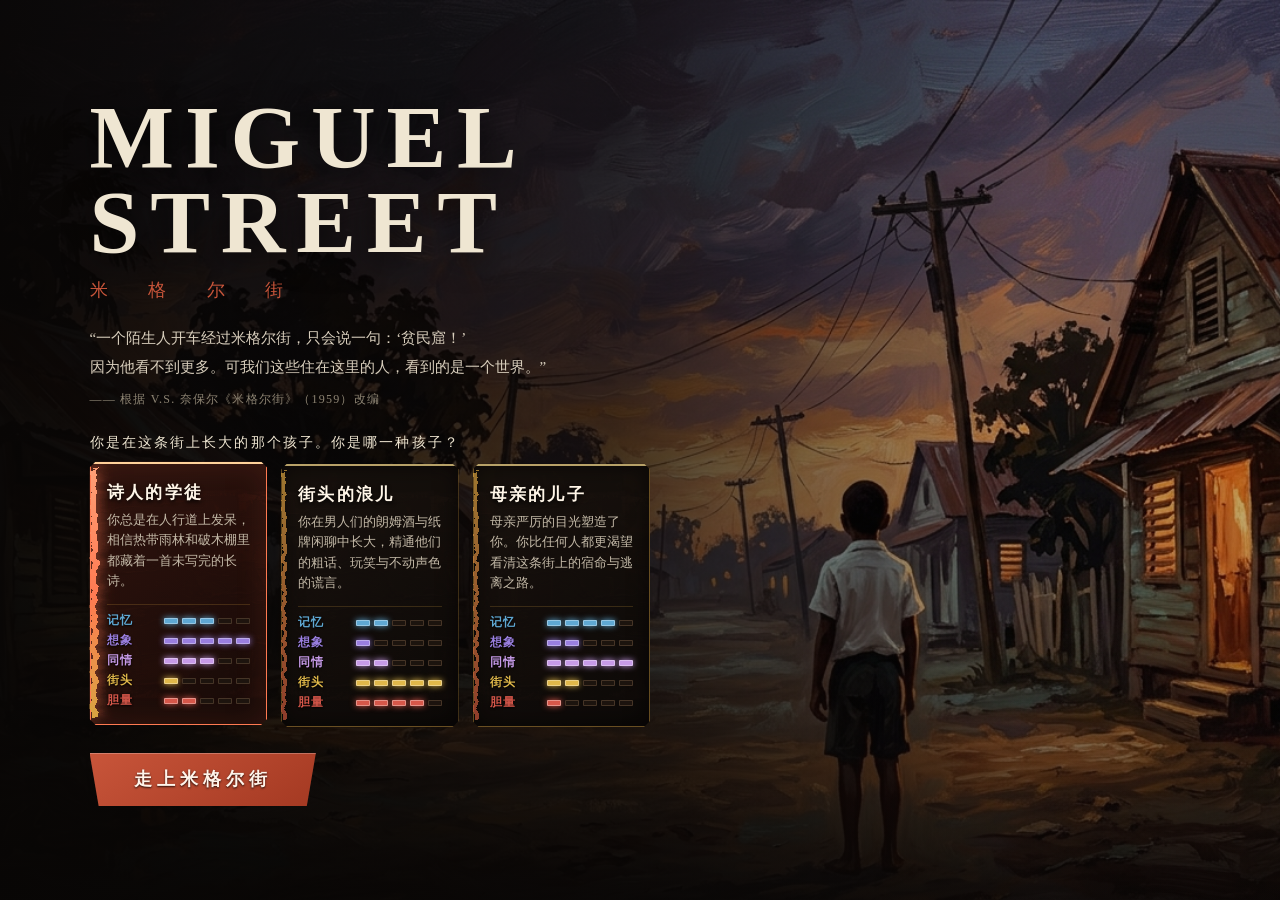
<file: index.html>
<!doctype html>
<html lang="zh-CN">
<head>
  <meta charset="utf-8" />
  <meta name="viewport" content="width=device-width, initial-scale=1.0, maximum-scale=1.0, user-scalable=no, viewport-fit=cover" />
  <meta name="apple-mobile-web-app-capable" content="yes" />
  <meta name="apple-mobile-web-app-status-bar-style" content="black-translucent" />
  <meta name="theme-color" content="#0b0908" />
  <title>米格尔街 · MIGUEL STREET</title>
  <meta name="description" content="基于 V.S. 奈保尔《米格尔街》的油画风互动叙事原型。" />
  <link rel="stylesheet" href="css/style.css" />
</head>
<body>
  <!-- ================= 世界层：街道全景 / 章节场景 ================= -->
  <main id="world">
    <div id="street">
      <div id="street-inner">
        <img id="street-img" src="assets/street.jpg" alt="米格尔街全景" draggable="false" />
        <div id="hotspots"></div>
        <div id="avatar" class="boy-avatar">
          <div class="avatar-shadow"></div>
          <div class="avatar-sprite"></div>
          <div id="thought-orb" class="hidden">
            <span class="orb-icon">✦</span>
            <span class="orb-text"></span>
          </div>
        </div>
      </div>
    </div>
    <div id="scene" class="hidden">
      <div id="scene-bg"></div>
      <div id="scene-bg-next"></div>
      <canvas id="fx"></canvas>
    </div>
    <div id="grade"></div>
    <div id="vignette"></div>
    <div id="grain"></div>
  </main>

  <!-- ================= 街道 HUD ================= -->
  <div id="hud">
    <div class="brand"><b>MIGUEL STREET</b><span>米格尔街 · 西班牙港 · 1940年代</span></div>
    <div class="hud-center">
      <div id="hud-vitals">
        <div id="hud-morale" class="hud-vital" title="心力/士气：当你承受成人世界的残酷、羞辱或重大失败时会受损">
          <span class="vital-label">士气</span>
          <div id="morale-pips" class="vital-pips">
            <span class="pip on"></span><span class="pip on"></span><span class="pip on"></span>
          </div>
        </div>
        <div id="hud-insight" class="hud-vital" title="顿悟点数：通过探索、解决事件、通过检定获得，用于提升内心声音等级与开启思维槽">
          <span class="vital-label">顿悟</span>
          <b id="insight-count">1</b>
        </div>
      </div>
    </div>
    <div class="hud-right">
      <a href="streetview.html" id="btn-mode-switch" class="de-btn" style="text-decoration:none; display:inline-flex; align-items:center; gap:6px; border-color:rgba(255,220,130,0.85); color:var(--ochre);" title="切换至 360° 第一人称街景沉浸独立副本"><b>360°街景独立版</b> 🧭</a>
      <button id="btn-lang" class="de-btn">Language: <b id="lang-val">EN</b></button><button id="btn-sound" class="de-btn">声音 · 关</button><button id="btn-gramophone" class="de-btn" title="卡里普索留声机 / Calypso Gramophone">📻 <span id="gramophone-track">卡里普索</span></button>
      <button id="btn-cabinet" class="de-btn" title="思维内阁 / Thought Cabinet (T)">🧠 思维阁 <b id="cabinet-badge">0/3</b> <kbd>T</kbd></button>
      <button id="btn-sheet" class="de-btn">内心 <kbd>C</kbd></button>
      <button id="btn-book" class="de-btn">速写簿 <b id="book-count">0/16</b> <kbd>B</kbd></button>
    </div>
  </div>
  <div id="tooltip" class="hidden"></div>
  <div id="pan-hint">← 点击路面漫步 / A-D键行走 / 滚轮探索米格尔街 →</div>

  <!-- ================= 对话栏（极乐迪斯科式右侧日志） ================= -->
  <aside id="panel" class="hidden">
    <div id="portrait-wrap">
      <div id="portrait"></div>
      <div id="portrait-name"></div>
    </div>
    <div id="log"></div>
    <div id="options"></div>
    <div id="panel-foot">
      <button id="btn-leave" class="de-link">离开 <kbd>Esc</kbd></button>
      <button id="btn-continue" class="de-continue hidden">继续 <kbd>空格</kbd></button>
    </div>
  </aside>
  <div id="fx-tip" class="hidden"></div>
  <button id="fx-done" class="de-continue floating hidden">继续</button>

  <!-- ================= 掷骰 ================= -->
  <div id="dice" class="hidden">
    <div class="dice-skill" id="dice-skill"></div>
    <div id="dice-ledger"></div>
    <div class="dice-row"><span class="die" id="die1">?</span><span class="die" id="die2">?</span></div>
    <div class="dice-sum" id="dice-sum"></div>
    <div class="dice-result" id="dice-result"></div>
  </div>

  <!-- ================= 开场 / 人物创建 ================= -->
  <section id="intro" class="overlay">
    <div id="intro-bg"></div>
    <div class="intro-inner">
      <h1>MIGUEL<br />STREET</h1>
      <div class="sub">米 格 尔 街</div>
      <p class="epigraph">“一个陌生人开车经过米格尔街，只会说一句：‘贫民窟！’<br />因为他看不到更多。可我们这些住在这里的人，看到的是一个世界。”</p>
      <p class="credit">—— 根据 V.S. 奈保尔《米格尔街》（1959）改编</p>
      <div class="arche-title">你是在这条街上长大的那个孩子。你是哪一种孩子？</div>
      <div id="archetypes"></div>
      <button id="btn-start" class="de-continue big" disabled>走上米格尔街</button>
    </div>
  </section>

  <!-- ================= 内心（技能）面板 ================= -->
  <section id="sheet" class="overlay hidden">
    <div class="de-sheet">
      <h2>内心的声音 <small>INNER VOICES</small></h2>
      <div id="sheet-list"></div>
      <p class="sheet-foot">这些声音会在你观察、倾听和选择时插话。等级越高，它们说得越多，你也越容易通过检定（2d6 + 等级 ≥ 难度）。</p>
      <button class="de-link sheet-close">合上 <kbd>Esc</kbd></button>
    </div>
  </section>

  <!-- ================= 速写簿 ================= -->
  <section id="book" class="overlay hidden">
    <div class="de-sheet wide">
      <h2>速写簿 <small>THE SKETCHBOOK</small></h2>
      <div id="book-grid"></div>
      <div class="book-foot"><span id="book-progress"></span><button id="book-reset" class="de-link">清空记忆，重新开始</button></div>
      <button class="de-link sheet-close">合上 <kbd>Esc</kbd></button>
    </div>
  </section>

  <!-- ================= 思维内阁 (The Thought Cabinet) ================= -->
  <section id="cabinet" class="overlay hidden">
    <div class="de-sheet wide cabinet-sheet">
      <div class="cabinet-head">
        <h2>思维内阁 <small>THE THOUGHT CABINET</small></h2>
        <div class="cabinet-status">
          <span>内在化槽位: <b id="cab-slot-count">0/3</b></span>
          <button id="btn-unlock-slot" class="de-link" style="color:var(--ochre);">+ 消耗 2 点顿悟扩充槽位</button>
        </div>
      </div>
      <div class="cabinet-main">
        <div class="cabinet-slots" id="cabinet-slots"></div>
      </div>
      <div class="cabinet-library">
        <h3>已萌发的街头思潮 <small>DISCOVERED THOUGHTS</small></h3>
        <div class="thought-grid" id="thought-grid"></div>
      </div>
      <button class="de-link sheet-close" id="cabinet-close">合上 <kbd>Esc</kbd></button>
    </div>
  </section>

  <!-- ================= 绝望与心理崩溃危机倒计时 ================= -->
  <div id="morale-crisis" class="hidden">
    <div class="crisis-card">
      <div class="crisis-pulse">💔</div>
      <h3>心理崩溃危机 · CRITICAL BREAKDOWN</h3>
      <p>你的心力与尊严被彻底击垮了。成人世界的冷酷嘲笑让你窒息，你只想尖叫着跳上运糖船永远逃离特立尼达……</p>
      <div class="crisis-countdown"><b id="crisis-timer">15s</b></div>
      <p class="crisis-tip">快开启留声机听一段卡里普索旋律，或在脑海中找回尊严！</p>
    </div>
  </div>

  <div id="toast" class="hidden"></div>
  <div id="curtain" class="hidden"></div>

  <script src="js/data.js"></script>
  <script src="js/audio.js"></script>
  <script src="js/rpg.js"></script>
  <script src="js/fx.js"></script>
  <script src="js/main.js"></script>
  <!-- ================= 极乐迪斯科 原画油彩笔触滤镜定义 (SVG Paint Displacement Filters) ================= -->
  <svg style="position:absolute; width:0; height:0; pointer-events:none;" aria-hidden="true">
    <defs>
      <filter id="brush-edge-rough" x="-10%" y="-10%" width="120%" height="120%">
        <feTurbulence type="fractalNoise" baseFrequency="0.04 0.3" numOctaves="3" result="noise" />
        <feDisplacementMap in="SourceGraphic" in2="noise" scale="6" xChannelSelector="R" yChannelSelector="G" />
      </filter>
      <filter id="knife-scrape" x="-15%" y="-15%" width="130%" height="130%">
        <feTurbulence type="fractalNoise" baseFrequency="0.03 0.12" numOctaves="3" result="knife" />
        <feDisplacementMap in="SourceGraphic" in2="knife" scale="9" xChannelSelector="R" yChannelSelector="B" />
      </filter>
    </defs>
  </svg>
</body>
</html>
</file>
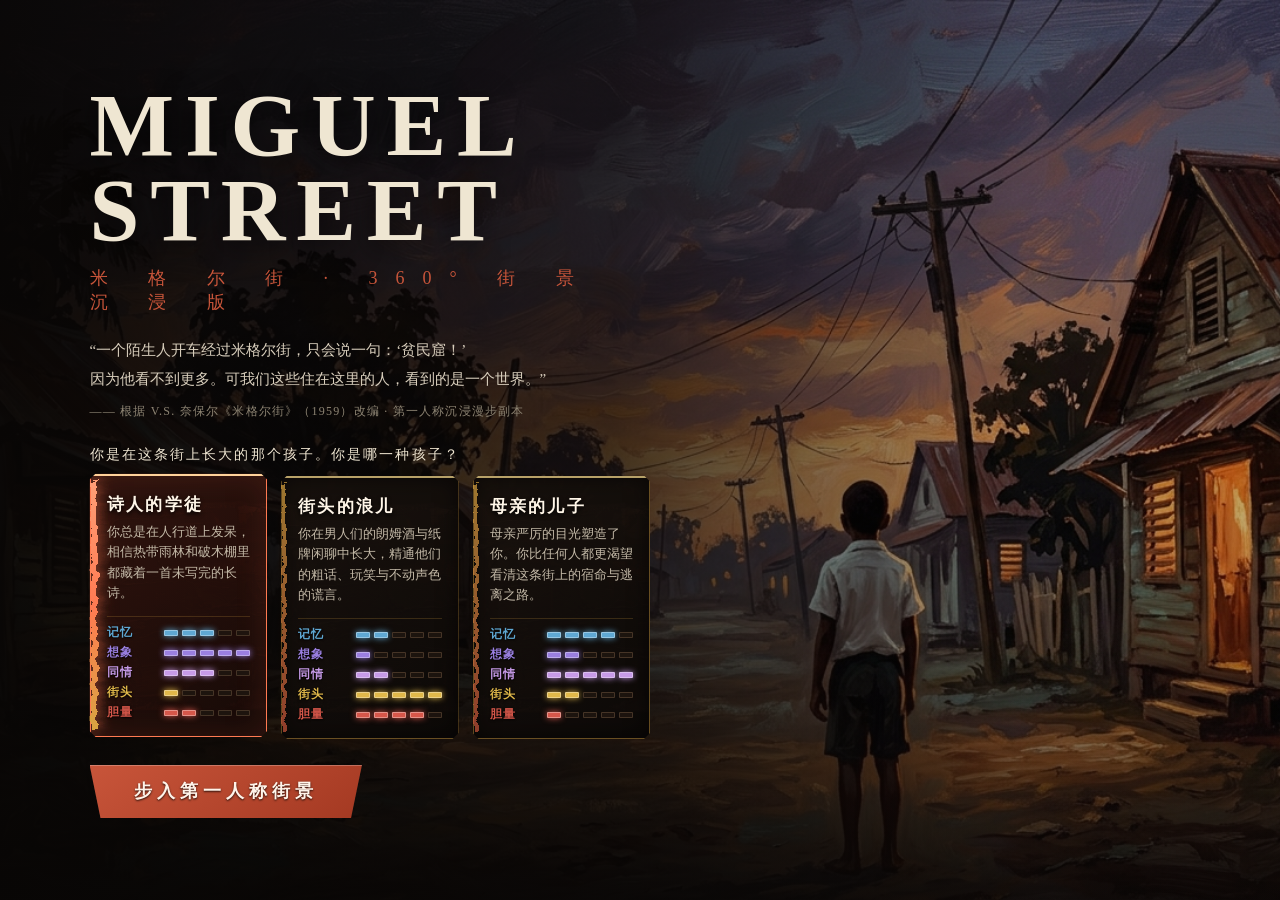
<file: streetview.html>
<!doctype html>
<html lang="zh-CN">
<head>
  <meta charset="utf-8" />
  <meta name="viewport" content="width=device-width, initial-scale=1.0, maximum-scale=1.0, user-scalable=no, viewport-fit=cover" />
  <meta name="apple-mobile-web-app-capable" content="yes" />
  <meta name="apple-mobile-web-app-status-bar-style" content="black-translucent" />
  <meta name="theme-color" content="#0b0908" />
  <title>米格尔街 · 沉浸式街景视角 · MIGUEL STREET</title>
  <meta name="description" content="基于 V.S. 奈保尔《米格尔街》的油画风第一人称街景沉浸互动副本。" />
  <link rel="stylesheet" href="css/style.css" />
  <link rel="stylesheet" href="css/streetview.css" />
</head>
<body class="g-dusk">
  <!-- ================= 沉浸式第一人称全景视口 ================= -->
  <main id="sv-viewport">
    <div id="sv-panorama-wrap">
      <div id="sv-layer-back" class="sv-layer"></div>
      <div id="sv-layer-front" class="sv-layer"></div>
      <div id="sv-hotspots"></div>
    </div>
    <div id="sv-shimmer"></div>

    <!-- 路面透视推进箭头 -->
    <div id="sv-nav-arrows">
      <div id="arrow-fwd" class="sv-arrow">
        <span class="sv-arrow-icon">▲</span>
        <span class="sv-arrow-text">向前推进<kbd>W</kbd></span>
      </div>
      <div id="arrow-bwd" class="sv-arrow">
        <span class="sv-arrow-icon">▼</span>
        <span class="sv-arrow-text">向后退回<kbd>S</kbd></span>
      </div>
    </div>
  </main>

  <!-- 剧情内景画面（全屏油画场景与粒子微交互） -->
  <div id="scene" class="hidden">
    <div id="scene-bg"></div>
    <div id="scene-bg-next"></div>
    <canvas id="fx"></canvas>
  </div>

  <!-- ================= 街景提示条 ================= -->
  <div id="sv-hint-bar">← 按住鼠标拖拽环顾街景 · 点击路面 / W/S 键沿街纵深步进 · A/D 键全景转动 →</div>

  <!-- ================= 街道 HUD ================= -->
  <div id="hud">
    <div class="brand">
      <b>MIGUEL STREET <span style="font-size:12px; color:var(--ochre); font-weight:600; letter-spacing:.15em;">[STREET VIEW · 街景视角]</span></b>
      <span id="sv-cur-loc">米格尔街 · 南入口 · 01/04</span>
    </div>
    <div class="hud-center">
      <div id="hud-vitals">
        <div id="hud-morale" class="hud-vital" title="心力/士气：当你承受成人世界的残酷、羞辱或重大失败时会受损">
          <span class="vital-label">士气</span>
          <div id="morale-pips" class="vital-pips">
            <span class="pip on"></span><span class="pip on"></span><span class="pip on"></span>
          </div>
        </div>
        <div id="hud-insight" class="hud-vital" title="顿悟点数：通过探索、解决事件、通过检定获得，用于提升内心声音等级与开启思维槽">
          <span class="vital-label">顿悟</span>
          <b id="insight-count">1</b>
        </div>
      </div>
    </div>
    <div class="hud-right">
      <a href="index.html" id="btn-mode-switch" class="de-btn" style="text-decoration:none; display:inline-flex; align-items:center; gap:5px; border-color:rgba(217,164,65,0.6); color:var(--ochre);" title="返回 2.5D 原画漫步视角"><b>2.5D原画漫步</b> 🚶</a>
      <button id="btn-lang" class="de-btn">Language: <b id="lang-val">EN</b></button><button id="btn-sound" class="de-btn">声音 · 关</button><button id="btn-gramophone" class="de-btn" title="卡里普索留声机 / Calypso Gramophone">📻 <span id="gramophone-track">卡里普索</span></button>
      <button id="btn-cabinet" class="de-btn" title="思维内阁 / Thought Cabinet (T)">🧠 思维阁 <b id="cabinet-badge">0/3</b> <kbd>T</kbd></button>
      <button id="btn-sheet" class="de-btn">内心 <kbd>C</kbd></button>
      <button id="btn-book" class="de-btn">速写簿 <b id="book-count">0/16</b> <kbd>B</kbd></button>
    </div>
  </div>
  <div id="tooltip" class="hidden"></div>

  <!-- ================= 剧情对话面板（极乐迪斯科式右侧日志） ================= -->
  <aside id="panel" class="hidden">
    <div id="portrait-wrap">
      <div id="portrait"></div>
      <div id="portrait-name"></div>
    </div>
    <div id="log"></div>
    <div id="options"></div>
    <div id="panel-foot">
      <button id="btn-leave" class="de-link">返回街道 <kbd>Esc</kbd></button>
      <button id="btn-continue" class="de-continue hidden">继续 <kbd>空格</kbd></button>
    </div>
  </aside>
  <div id="fx-tip" class="hidden"></div>
  <button id="fx-done" class="de-continue floating hidden">继续</button>

  <!-- ================= 掷骰检定 ================= -->
  <div id="dice" class="hidden">
    <div class="dice-skill" id="dice-skill"></div>
    <div id="dice-ledger"></div>
    <div class="dice-row"><span class="die" id="die1">?</span><span class="die" id="die2">?</span></div>
    <div class="dice-sum" id="dice-sum"></div>
    <div class="dice-result" id="dice-result"></div>
  </div>

  <!-- ================= 内心技能面板 ================= -->
  <section id="sheet" class="overlay hidden">
    <div class="de-sheet">
      <h2>内心的声音 <small>INNER VOICES</small></h2>
      <div id="sheet-list"></div>
      <p class="sheet-foot">这些声音会在你观察街景、倾听和抉择时插话。等级越高，它们说得越多，你也越容易通过检定（2d6 + 等级 ≥ 难度）。</p>
      <button class="de-link sheet-close">合上 <kbd>Esc</kbd></button>
    </div>
  </section>

  <!-- ================= 速写簿 ================= -->
  <section id="book" class="overlay hidden">
    <div class="de-sheet wide">
      <h2>速写簿 <small>THE SKETCHBOOK</small></h2>
      <div id="book-grid"></div>
      <button class="de-link sheet-close">合上 <kbd>Esc</kbd></button>
    </div>
  </section>

  <!-- ================= 结局遮罩 ================= -->
  <div id="curtain" class="hidden">
    <h2>HOW I LEFT MIGUEL STREET</h2>
    <p id="curtain-text">“我上了飞机，坐下。引擎轰鸣起来，机身颤动。我看着米格尔街在机翼下变小，变成了绿色岛屿上一条微不足道的灰线。”</p>
    <div class="row">
      <button id="curtain-restart" class="de-continue">重新漫步米格尔街</button>
      <a href="index.html" class="de-link">切换至 2.5D 漫步模式</a>
    </div>
  </div>

  <!-- ================= 独立开场 / 人物属性创建（支持完全独立运行） ================= -->
  <section id="intro" class="overlay hidden">
    <div id="intro-bg"></div>
    <div class="intro-inner">
      <h1>MIGUEL<br />STREET</h1>
      <div class="sub">米 格 尔 街 · 360° 街 景 沉 浸 版</div>
      <p class="epigraph">“一个陌生人开车经过米格尔街，只会说一句：‘贫民窟！’<br />因为他看不到更多。可我们这些住在这里的人，看到的是一个世界。”</p>
      <p class="credit">—— 根据 V.S. 奈保尔《米格尔街》（1959）改编 · 第一人称沉浸漫步副本</p>
      <div class="arche-title">你是在这条街上长大的那个孩子。你是哪一种孩子？</div>
      <div id="archetypes"></div>
      <button id="btn-start" class="de-continue big">步入第一人称街景</button>
    </div>
  </section>

  <!-- ================= 思维内阁 (The Thought Cabinet) ================= -->
  <section id="cabinet" class="overlay hidden">
    <div class="de-sheet wide cabinet-sheet">
      <div class="cabinet-head">
        <h2>思维内阁 <small>THE THOUGHT CABINET</small></h2>
        <div class="cabinet-status">
          <span>内在化槽位: <b id="cab-slot-count">0/3</b></span>
          <button id="btn-unlock-slot" class="de-link" style="color:var(--ochre);">+ 消耗 2 点顿悟扩充槽位</button>
        </div>
      </div>
      <div class="cabinet-main">
        <div class="cabinet-slots" id="cabinet-slots"></div>
      </div>
      <div class="cabinet-library">
        <h3>已萌发的街头思潮 <small>DISCOVERED THOUGHTS</small></h3>
        <div class="thought-grid" id="thought-grid"></div>
      </div>
      <button class="de-link sheet-close" id="cabinet-close">合上 <kbd>Esc</kbd></button>
    </div>
  </section>

  <!-- ================= 绝望与心理崩溃危机倒计时 ================= -->
  <div id="morale-crisis" class="hidden">
    <div class="crisis-card">
      <div class="crisis-pulse">💔</div>
      <h3>心理崩溃危机 · CRITICAL BREAKDOWN</h3>
      <p>你的心力与尊严被彻底击垮了。成人世界的冷酷嘲笑让你窒息，你只想尖叫着跳上运糖船永远逃离特立尼达……</p>
      <div class="crisis-countdown"><b id="crisis-timer">15s</b></div>
      <p class="crisis-tip">快开启留声机听一段卡里普索旋律，或在脑海中找回尊严！</p>
    </div>
  </div>

  <div id="toast" class="hidden"></div>

  <!-- 逻辑脚本 -->
  <script src="js/data.js"></script>
  <script src="js/audio.js"></script>
  <script src="js/rpg.js"></script>
  <script src="js/fx.js"></script>
  <script src="js/minigames.js"></script>
  <script src="js/streetview.js"></script>
  <!-- ================= 极乐迪斯科 原画油彩笔触滤镜定义 (SVG Paint Displacement Filters) ================= -->
  <svg style="position:absolute; width:0; height:0; pointer-events:none;" aria-hidden="true">
    <defs>
      <filter id="brush-edge-rough" x="-10%" y="-10%" width="120%" height="120%">
        <feTurbulence type="fractalNoise" baseFrequency="0.04 0.3" numOctaves="3" result="noise" />
        <feDisplacementMap in="SourceGraphic" in2="noise" scale="6" xChannelSelector="R" yChannelSelector="G" />
      </filter>
      <filter id="knife-scrape" x="-15%" y="-15%" width="130%" height="130%">
        <feTurbulence type="fractalNoise" baseFrequency="0.03 0.12" numOctaves="3" result="knife" />
        <feDisplacementMap in="SourceGraphic" in2="knife" scale="9" xChannelSelector="R" yChannelSelector="B" />
      </filter>
    </defs>
  </svg>
</body>
</html>
</file>
<file: css/style.css>
/* ==========================================================
   米格尔街 · 油画质感 / 极乐迪斯科式叙事界面 (style.css)
   ========================================================== */
:root {
  --text: #d9cfbd;
  --dim: #8d8473;
  --bone: #efe6d2;
  --rust: #c8553a;
  --rust-hi: #ff7a52;
  --ochre: #d9a441;
  --ochre-glow: rgba(217, 164, 65, 0.35);
  --panel: rgba(12, 10, 9, .96);
  --serif: "Noto Serif SC", "Source Han Serif SC", "Songti SC", "STSong", "SimSun", Georgia, serif;
  --latin: "Libre Baskerville", "Baskerville", "Palatino Linotype", Georgia, serif;
  --cond: "Bahnschrift", "Arial Narrow", "DIN Condensed", "Microsoft YaHei", sans-serif;
  /* 内心声音配色（极乐迪斯科四大特质致敬色调） */
  --v-memory: #5fa8d3;
  --v-imagine: #9a7fe0;
  --v-empathy: #c79be8;
  --v-street: #e0b84a;
  --v-nerve: #d6574a;

  /* 扎乌姆/极乐迪斯科 质感噪点与材质滤镜 */
  --grain-leather: url("data:image/svg+xml;utf8,<svg xmlns='http://www.w3.org/2000/svg' width='160' height='160'><filter id='n'><feTurbulence type='fractalNoise' baseFrequency='0.75' numOctaves='3' stitchTiles='stitch'/><feColorMatrix type='matrix' values='1 0 0 0 0  0 1 0 0 0  0 0 1 0 0  0 0 0 0.16 0'/></filter><rect width='100%' height='100%' filter='url(%23n)'/></svg>");
  --grain-canvas: url("data:image/svg+xml;utf8,<svg xmlns='http://www.w3.org/2000/svg' width='120' height='120'><filter id='c'><feTurbulence type='fractalNoise' baseFrequency='0.85' numOctaves='2' stitchTiles='stitch'/><feColorMatrix type='matrix' values='1 0 0 0 0  0 1 0 0 0  0 0 1 0 0  0 0 0 0.12 0'/></filter><rect width='100%' height='100%' filter='url(%23c)'/></svg>");
}

* { box-sizing: border-box; }
html, body {
  margin: 0; height: 100%; overflow: hidden;
  background: #0b0908; color: var(--text);
  font-family: var(--serif); -webkit-font-smoothing: antialiased;
}
button { font-family: inherit; cursor: pointer; }
.hidden { display: none !important; }
kbd {
  font: 11px var(--cond); color: var(--dim); border: 1px solid #4a4239;
  padding: 0 4px; border-radius: 2px; margin-left: 4px; display: inline-block;
}

/* ================= 世界与全景 ================= */
#world { position: fixed; inset: 0; overflow: hidden; }
#street { position: absolute; inset: 0; cursor: grab; touch-action: none; user-select: none; z-index: 2; }
#street.dragging { cursor: grabbing; }
#street-inner { position: absolute; top: 0; left: 0; height: 100%; will-change: transform; }
#street-img { height: 100%; width: auto; display: block; filter: saturate(.92) contrast(1.05); pointer-events: none; }
#hotspots { position: absolute; inset: 0; pointer-events: none; }

.hot { position: absolute; cursor: pointer; pointer-events: auto; }
.hot::before {
  content: ""; position: absolute; inset: -10px;
  background: radial-gradient(ellipse at center, rgba(255, 210, 140, .2), rgba(255, 210, 140, 0) 70%);
  opacity: 0; transition: opacity .35s; border-radius: 8px;
}
.hot:hover::before, .hot.focus::before { opacity: 1; }

/* 门前石阶的暖光投影 (Diegetic Doorstep Glow) */
.doorstep-glow {
  position: absolute;
  width: 110px;
  height: 32px;
  border-radius: 50%;
  transform: translate(-50%, -50%);
  background: radial-gradient(ellipse at center, rgba(245, 185, 85, 0.45) 0%, rgba(200, 85, 58, 0.22) 48%, rgba(0,0,0,0) 75%);
  filter: blur(5px);
  pointer-events: none;
  opacity: 0.52;
  transition: opacity .4s ease, transform .4s cubic-bezier(0.2, 0.8, 0.3, 1), filter .4s ease;
  animation: lanternBreathe 4.5s ease-in-out infinite alternate;
}
@keyframes lanternBreathe {
  0% { opacity: 0.42; transform: translate(-50%, -50%) scale(0.94); }
  100% { opacity: 0.68; transform: translate(-50%, -50%) scale(1.08); }
}
.hot:hover .doorstep-glow, .hot.focus .doorstep-glow {
  opacity: 0.95;
  filter: blur(3.5px);
  transform: translate(-50%, -50%) scale(1.22);
}

/* 极乐风 建筑门牌 / 门楣油画刮刀色痕牌 (Diegetic Impasto Street Plaque) */
.street-plaque {
  position: absolute;
  transform: translate(-50%, -50%);
  display: inline-flex;
  align-items: center;
  gap: 7px;
  padding: 5px 12px 5px 10px;
  border-radius: 2px;
  transition: transform .25s cubic-bezier(0.2, 0.8, 0.3, 1);
  pointer-events: none;
  z-index: 4;
}
.street-plaque::before {
  content: "";
  position: absolute;
  inset: 0;
  background: linear-gradient(145deg, rgba(28, 20, 15, 0.97) 0%, rgba(12, 9, 7, 0.98) 100%), var(--grain-leather);
  border: 1.5px solid rgba(217, 164, 65, 0.72);
  border-left: 4px solid var(--rust);
  box-shadow: 0 8px 22px rgba(0, 0, 0, 0.95), 0 0 14px rgba(217, 164, 65, 0.22);
  clip-path: polygon(3px 0, calc(100% - 3px) 0, 100% 3px, 100% calc(100% - 3px), calc(100% - 3px) 100%, 3px 100%, 0 calc(100% - 3px), 0 3px);
  filter: url(#brush-edge-rough);
  z-index: -1;
  transition: border-color .25s ease, box-shadow .25s ease, background .25s ease;
}
.hot:hover .street-plaque, .hot.focus .street-plaque {
  transform: translate(-50%, -56%) scale(1.07);
}
.hot:hover .street-plaque::before, .hot.focus .street-plaque::before {
  border-color: rgba(255, 220, 130, 0.98);
  border-left-color: var(--rust-hi);
  box-shadow: 0 12px 30px rgba(0, 0, 0, 0.98), 0 0 24px rgba(217, 164, 65, 0.55);
}

.plaque-roman {
  font: 700 11px var(--serif);
  color: var(--ochre);
  letter-spacing: .1em;
  padding: 1px 5px;
  background: rgba(0, 0, 0, 0.65);
  border: 1px solid rgba(217, 164, 65, 0.45);
  border-radius: 1px;
  text-shadow: 0 1px 2px #000;
}
.plaque-title {
  font: 700 12.5px var(--serif);
  letter-spacing: .14em;
  color: #f5ede0;
  text-shadow: 0 1px 4px #000, 0 0 8px rgba(0,0,0,0.9);
  white-space: nowrap;
}
.plaque-gem {
  width: 6px;
  height: 6px;
  transform: rotate(45deg);
  background: var(--rust-hi);
  box-shadow: 0 0 6px var(--rust-hi);
  flex: none;
}
.hot.done .street-plaque::before {
  background: linear-gradient(145deg, rgba(20, 28, 22, 0.97) 0%, rgba(10, 15, 12, 0.98) 100%);
  border-color: rgba(140, 185, 150, 0.55);
  border-left-color: #6bb38a;
}
.hot.done .plaque-gem {
  background: #6bb38a;
  box-shadow: 0 0 6px #6bb38a;
}
.hot.done .plaque-check {
  color: #8cd4a8;
  font-size: 11px;
  font-weight: 700;
  margin-left: 2px;
}
.hot.locked .street-plaque {
  opacity: 0.7;
  filter: grayscale(0.7);
}

/* 极乐风悬浮叙事浮签 (ZA/UM 羊皮油彩刮刀色痕卡 —— 笔触在底层，文字100%锐利) */
.hot .tag {
  position: absolute;
  left: 50%;
  transform: translate(-50%, -100%);
  width: max-content;
  max-width: 340px;
  opacity: 0;
  pointer-events: none;
  transition: opacity .26s cubic-bezier(0.16, 1, 0.3, 1), transform .26s cubic-bezier(0.16, 1, 0.3, 1);
  padding: 14px 20px 15px 22px;
  z-index: 25;
}
.hot .tag::before {
  content: "";
  position: absolute;
  inset: 0;
  background:
    linear-gradient(135deg, rgba(26, 19, 14, 0.97) 0%, rgba(12, 9, 7, 0.99) 100%),
    url("../assets/ui/panel_slab.jpg") center/cover no-repeat;
  background-blend-mode: normal, overlay;
  border: 1.5px solid rgba(217, 164, 65, 0.65);
  border-top: 2px solid rgba(255, 228, 155, 0.9);
  box-shadow: 0 22px 54px rgba(0, 0, 0, 0.98), 0 0 28px rgba(0, 0, 0, 0.85), inset 0 0 28px rgba(0, 0, 0, 0.8);
  clip-path: polygon(5px 0, calc(100% - 5px) 0, 100% 5px, 100% calc(100% - 5px), calc(100% - 5px) 100%, 5px 100%, 0 calc(100% - 5px), 0 5px);
  filter: url(#brush-edge-rough);
  z-index: -1;
}
.hot .tag::after {
  content: "";
  position: absolute;
  left: 0;
  top: 4px;
  bottom: 4px;
  width: 6px;
  background: linear-gradient(180deg, var(--rust-hi) 0%, var(--ochre) 50%, var(--rust) 100%);
  box-shadow: 0 0 12px rgba(200, 85, 58, 0.65);
  filter: url(#knife-scrape);
  z-index: -1;
}
.hot .tag.tag-down {
  transform: translate(-50%, 0);
}
.hot:hover .tag.tag-down, .hot.focus .tag.tag-down {
  opacity: 1;
  transform: translate(-50%, 14px);
}
.hot:hover .tag:not(.tag-down), .hot.focus .tag:not(.tag-down) {
  opacity: 1;
  transform: translate(-50%, calc(-100% - 15px));
}
.tag-header {
  display: flex;
  align-items: center;
  gap: 8px;
  margin-bottom: 4px;
}
.tag-roman {
  font: 700 11.5px var(--serif);
  color: var(--ochre);
  letter-spacing: .12em;
  padding: 1px 6px;
  background: rgba(0, 0, 0, 0.7);
  border: 1px solid rgba(217, 164, 65, 0.45);
  border-radius: 1px;
}
.tag-title {
  font: 700 15px var(--serif);
  color: #f7efe0;
  letter-spacing: .14em;
  text-shadow: 0 1px 4px #000;
}
.tag-done {
  font: 700 11px var(--cond);
  color: #8cd4a8;
  margin-left: auto;
  letter-spacing: .12em;
  text-shadow: 0 1px 3px #000;
}
.tag-sub {
  font: 600 11px var(--cond);
  color: #a89e8c;
  letter-spacing: .22em;
  text-transform: uppercase;
  margin-bottom: 7px;
}
.tag-lore {
  font-size: 13.5px;
  line-height: 1.68;
  color: #e2d8c5;
  border-top: 1px solid rgba(217, 164, 65, 0.25);
  padding-top: 8px;
  white-space: normal;
  text-shadow: 0 1px 3px #000;
}
.tag-lock {
  font: 700 11.5px var(--cond);
  color: var(--rust-hi);
  margin-top: 6px;
  letter-spacing: .12em;
  text-shadow: 0 1px 3px #000;
}

#scene { position: absolute; inset: 0; z-index: 5; }
#scene-bg, #scene-bg-next {
  position: absolute; inset: -3%; background-size: cover; background-position: center;
  transition: opacity 1.4s ease, filter 1.6s ease; animation: kenburns 40s ease-in-out infinite alternate;
}
#scene-bg-next { opacity: 0; }
@keyframes kenburns { from { transform: scale(1) translate(0, 0); } to { transform: scale(1.06) translate(-1.2%, -.8%); } }

#fx { position: absolute; inset: 0; width: 100%; height: 100%; pointer-events: none; }
#fx.on { pointer-events: auto; cursor: crosshair; }

/* 色彩分级 */
#grade { position: absolute; inset: 0; pointer-events: none; transition: background 1.6s, opacity 1.6s; mix-blend-mode: multiply; opacity: 0; z-index: 6; }
body.g-dusk #grade { background: linear-gradient(160deg, #f08a4b, #6a3a6e); opacity: .55; }
body.g-night #grade { background: linear-gradient(#1a2550, #0a0f22); opacity: .55; }
body.g-blue #grade { background: #5c7488; opacity: .6; }
body.g-fire #grade { background: radial-gradient(ellipse at 40% 60%, #ffb070, #7a1e14); opacity: .35; }
body.g-dawn #grade { background: linear-gradient(#f6c9a0, #b5aaa0); opacity: .3; }
body.g-blue #scene-bg, body.g-blue #scene-bg-next { filter: saturate(.25) brightness(.85); }
body.g-night #scene-bg, body.g-night #scene-bg-next { filter: saturate(.7) brightness(.8); }
body.g-memory #scene-bg, body.g-memory #scene-bg-next { filter: sepia(.6) saturate(.6) blur(1px); }

#vignette { position: absolute; inset: 0; pointer-events: none; background: radial-gradient(ellipse at 45% 50%, rgba(0,0,0,0) 45%, rgba(0,0,0,.68) 100%); z-index: 7; }
#grain {
  position: absolute; inset: -50%; pointer-events: none; opacity: .13; mix-blend-mode: overlay; animation: grain 1s steps(4) infinite; z-index: 8;
  background-image: url("data:image/svg+xml;utf8,<svg xmlns='http://www.w3.org/2000/svg' width='220' height='220'><filter id='n'><feTurbulence type='fractalNoise' baseFrequency='0.85' numOctaves='3' stitchTiles='stitch'/></filter><rect width='100%' height='100%' filter='url(%23n)'/></svg>");
}
@keyframes grain { 25% { transform: translate(-3%, 2%); } 50% { transform: translate(2%, -3%); } 75% { transform: translate(-2%, -2%); } }

/* ================= 街道 HUD (ZA/UM 油彩刮刀顶栏与粗砺铜木按键) ================= */
#hud {
  position: fixed; top: 0; left: 0; right: 0; display: flex; justify-content: space-between; align-items: flex-start;
  padding: max(20px, env(safe-area-inset-top, 20px)) 28px 26px; z-index: 10; pointer-events: none;
  background: linear-gradient(180deg, rgba(10, 8, 6, 0.88) 0%, rgba(10, 8, 6, 0.45) 60%, rgba(0, 0, 0, 0) 100%);
}
.brand {
  position: relative;
  padding-left: 14px;
}
.brand::before {
  content: "";
  position: absolute;
  left: 0;
  top: 2px;
  bottom: 2px;
  width: 5px;
  background: linear-gradient(180deg, var(--rust-hi) 0%, var(--ochre) 60%, var(--rust) 100%);
  filter: url(#knife-scrape);
  box-shadow: 0 0 10px rgba(200, 85, 58, 0.6);
}
.brand b { display: block; font: 700 24px var(--latin); letter-spacing: .28em; color: #f6efe0; text-shadow: 0 2px 10px #000, 0 0 20px rgba(0,0,0,.9); }
.brand span { font-size: 12px; letter-spacing: .24em; color: #b5aa98; text-shadow: 0 1px 4px #000; }
.hud-right { display: flex; gap: 10px; pointer-events: auto; align-items: center; }

/* 极乐式 顶部操作按钮 (ZA/UM 粗砺黄铜铜绿与深焦茶油画板按键) */
.de-btn {
  position: relative;
  background: transparent;
  color: #ede2d2;
  border: 0;
  padding: 9px 18px 9px 20px;
  font: 600 13px var(--cond);
  letter-spacing: .16em;
  transition: color .2s, transform .15s;
  text-shadow: 0 1px 3px #000, 0 0 8px rgba(0,0,0,0.8);
  z-index: 1;
}
.de-btn::before {
  content: "";
  position: absolute;
  inset: 0;
  background:
    linear-gradient(145deg, rgba(30, 22, 16, 0.97) 0%, rgba(14, 10, 8, 0.99) 100%),
    url("../assets/ui/panel_slab.jpg") center/cover no-repeat;
  background-blend-mode: normal, overlay;
  border: 1.5px solid rgba(217, 164, 65, 0.62);
  border-top: 2px solid rgba(255, 228, 155, 0.9);
  box-shadow: 0 8px 24px rgba(0,0,0,.92), inset 0 0 16px rgba(0,0,0,0.7);
  clip-path: polygon(5px 0, calc(100% - 5px) 0, 100% 5px, 100% calc(100% - 5px), calc(100% - 5px) 100%, 5px 100%, 0 calc(100% - 5px), 0 5px);
  filter: url(#brush-edge-rough);
  z-index: -1;
  transition: border-color .2s, box-shadow .2s, background .2s;
}
.de-btn::after {
  content: "";
  position: absolute;
  left: 0;
  top: 3px;
  bottom: 3px;
  width: 5px;
  background: linear-gradient(180deg, var(--rust-hi) 0%, var(--ochre) 60%, var(--rust) 100%);
  filter: url(#knife-scrape);
  box-shadow: 0 0 10px rgba(200, 85, 58, 0.6);
  opacity: 0.9;
  z-index: -1;
  transition: width .2s, background .2s, box-shadow .2s;
}
.de-btn:hover {
  color: #fff9ee;
  transform: translateY(-2px);
}
.de-btn:hover::before {
  border-color: rgba(255, 225, 140, 0.98);
  box-shadow: 0 12px 30px rgba(0,0,0,.98), 0 0 22px rgba(217, 164, 65, 0.5);
}
.de-btn:hover::after {
  width: 6px;
  background: linear-gradient(180deg, #ff9e75 0%, var(--rust-hi) 50%, var(--ochre) 100%);
  box-shadow: 0 0 14px rgba(255, 122, 82, 0.85);
}
.de-btn:active {
  transform: translateY(1.5px);
}
.de-btn b { color: var(--ochre); font-weight: 700; text-shadow: 0 1px 3px #000; }
.de-btn kbd {
  font-size: 11px;
  color: var(--ochre);
  background: rgba(0, 0, 0, 0.72);
  border: 1px solid rgba(217, 164, 65, 0.45);
  border-radius: 2px;
  padding: 1px 5px;
  margin-left: 6px;
  text-shadow: 0 1px 2px #000;
}
#btn-gramophone {
  border-color: rgba(217, 164, 65, 0.65);
  color: #ffeed0;
}
#btn-gramophone #gramophone-track {
  color: var(--ochre);
  font-weight: 600;
  letter-spacing: .05em;
  max-width: 140px;
  overflow: hidden;
  text-overflow: ellipsis;
  white-space: nowrap;
  display: inline-block;
  vertical-align: middle;
}
body.in-scene #hud, body.in-scene #pan-hint { opacity: 0; pointer-events: none; }
#hud, #pan-hint { transition: opacity .45s; }

#tooltip {
  position: fixed; z-index: 25; max-width: 420px; padding: 14px 20px 16px 22px;
  font-size: 14px; line-height: 1.8; pointer-events: none;
  color: #f0e6d4;
  text-shadow: 0 1px 3px #000;
}
#tooltip::before {
  content: "";
  position: absolute;
  inset: 0;
  background:
    linear-gradient(135deg, rgba(26, 19, 14, 0.98) 0%, rgba(12, 9, 7, 0.99) 100%),
    url("../assets/ui/panel_slab.jpg") center/cover no-repeat;
  background-blend-mode: normal, overlay;
  border: 1.5px solid rgba(217, 164, 65, 0.6);
  border-left: 5px solid var(--rust);
  box-shadow: 0 18px 48px rgba(0,0,0,.96), 0 0 24px rgba(0,0,0,0.8);
  clip-path: polygon(5px 0, calc(100% - 5px) 0, 100% 5px, 100% calc(100% - 5px), calc(100% - 5px) 100%, 5px 100%, 0 calc(100% - 5px), 0 5px);
  filter: url(#brush-edge-rough);
  z-index: -1;
}
#tooltip .vname {
  font: 700 12.5px var(--cond); letter-spacing: .24em; margin-bottom: 5px;
  text-shadow: 0 1px 4px #000;
}

#pan-hint {
  position: fixed; bottom: 20px; left: 50%; transform: translateX(-50%);
  font: 700 12.5px var(--cond); letter-spacing: .24em; color: #efe5d2;
  padding: 8px 26px;
  z-index: 9; text-shadow: 0 1px 4px #000; pointer-events: none;
}
#pan-hint::before {
  content: "";
  position: absolute;
  inset: 0;
  background: linear-gradient(90deg, rgba(16, 12, 9, 0.92) 0%, rgba(28, 20, 15, 0.96) 50%, rgba(16, 12, 9, 0.92) 100%);
  border: 1px solid rgba(217, 164, 65, 0.55);
  border-left: 4px solid var(--ochre);
  border-right: 4px solid var(--rust);
  box-shadow: 0 8px 26px rgba(0,0,0,0.9);
  clip-path: polygon(6px 0, calc(100% - 6px) 0, 100% 50%, calc(100% - 6px) 100%, 6px 100%, 0 50%);
  filter: url(#brush-edge-rough);
  z-index: -1;
}

/* ================= 极乐迪斯科式右侧对话日志 (ZA/UM 羊皮油画账簿与刮刀厚涂底板) ================= */
#panel {
  position: fixed; top: 0; right: 0; bottom: 0; width: clamp(420px, 38vw, 590px); z-index: 15; display: flex; flex-direction: column;
  padding: max(28px, env(safe-area-inset-top, 28px)) 34px 22px 54px;
  animation: slideIn .55s cubic-bezier(.2,.7,.2,1);
}
#panel::before {
  content: "";
  position: absolute;
  inset: 0;
  background-color: #100c09;
  background-image:
    linear-gradient(90deg, rgba(16, 12, 9, 0.72) 0%, rgba(16, 12, 9, 0.93) 14%, rgba(14, 11, 8, 0.97) 30%, rgba(11, 8, 6, 0.99) 100%),
    url("../assets/ui/panel_slab.jpg");
  background-size: 100% 100%, cover;
  background-position: center, center right;
  mask-image: linear-gradient(90deg, transparent 0%, rgba(0,0,0,0.55) 5%, rgba(0,0,0,0.92) 11%, #000 18%);
  -webkit-mask-image: linear-gradient(90deg, transparent 0%, rgba(0,0,0,0.55) 5%, rgba(0,0,0,0.92) 11%, #000 18%);
  box-shadow: -25px 0 70px rgba(0,0,0,0.95);
  z-index: -1;
  pointer-events: none;
}
#panel::after {
  content: "";
  position: absolute;
  top: 4%;
  bottom: 4%;
  left: 34px;
  width: 4px;
  background: linear-gradient(180deg,
    transparent 0%,
    rgba(217, 164, 65, 0.55) 15%,
    rgba(200, 85, 58, 0.75) 45%,
    rgba(217, 164, 65, 0.5) 80%,
    transparent 100%);
  filter: url(#knife-scrape);
  opacity: 0.85;
  z-index: -1;
  pointer-events: none;
}
@keyframes slideIn { from { transform: translateX(40px); opacity: 0; } }

#portrait-wrap {
  display: flex; align-items: center; gap: 18px;
  margin-top: 6px; margin-bottom: 14px; min-height: 162px; flex: none;
}
#portrait {
  width: 126px; height: 162px; flex: none; background: #1a1511 center/cover no-repeat;
  position: relative;
  box-shadow: 0 14px 38px rgba(0,0,0,.95), 0 0 0 1px rgba(217, 164, 65, 0.45), inset 0 0 38px rgba(0,0,0,.75);
  clip-path: polygon(2% 1%, 98% 0, 100% 97%, 96% 100%, 0 98%);
  border: 2px solid rgba(217, 164, 65, 0.68);
  border-left: 4px solid var(--rust);
}
#portrait::after { content: ""; position: absolute; inset: 0; box-shadow: inset 0 0 32px rgba(0,0,0,.65); pointer-events: none; }
#portrait.empty { opacity: 0; }
#portrait-name {
  font: 700 18px var(--serif); letter-spacing: .22em; color: #f7efe0;
  padding-bottom: 9px; border-bottom: 1.5px solid rgba(217, 164, 65, 0.4); flex: 1;
  text-shadow: 0 2px 6px #000;
}
#portrait-name small {
  display: block; font: 600 12px var(--cond); letter-spacing: .22em; color: var(--ochre); margin-top: 5px;
}

#log {
  flex: 1; overflow-y: auto; padding-right: 12px; scroll-behavior: smooth;
  mask-image: linear-gradient(transparent 0, #000 28px);
  -webkit-mask-image: linear-gradient(transparent 0, #000 28px);
}
#log::-webkit-scrollbar { width: 5px; }
#log::-webkit-scrollbar-thumb {
  background: linear-gradient(to bottom, #6e553e, #33261b);
  border-radius: 2px;
  border: 1px solid rgba(217, 164, 65, 0.3);
}

.ln {
  font-size: 16px;
  line-height: 1.88;
  margin: 0 0 16px;
  color: #efe7d6;
  text-shadow: 0 1px 4px #000, 0 0 10px rgba(0,0,0,0.85);
  animation: lnIn .4s cubic-bezier(0.16, 1, 0.3, 1);
}
@keyframes lnIn { from { opacity: 0; transform: translateY(8px); } }
.ln .who { font-weight: 700; letter-spacing: .14em; color: #fff6e5; text-shadow: 0 1px 4px #000; }
.ln .who::after { content: " —— "; color: var(--ochre); font-weight: 400; letter-spacing: 0; }
.ln.narr { color: #dfd5c3; }
.ln.me .who { color: #9ec5db; }

/* 极乐迪斯科式 心理声音油彩刮刀印记 (Impasto Voice Color Mark —— 滤镜仅作用于底层色痕，文字清晰锐利) */
.ln.voice {
  position: relative;
  padding: 10px 16px 10px 18px;
  margin: 14px 0 16px;
  color: #f3ead8;
  z-index: 1;
}
.ln.voice::before {
  content: "";
  position: absolute;
  inset: 0;
  background: linear-gradient(90deg, rgba(32, 24, 18, 0.94) 0%, rgba(20, 15, 11, 0.78) 80%, rgba(14, 11, 8, 0.2) 100%);
  border-top: 1px solid rgba(255, 255, 255, 0.08);
  border-bottom: 1px solid rgba(0, 0, 0, 0.6);
  box-shadow: 0 4px 16px rgba(0, 0, 0, 0.55);
  filter: url(#brush-edge-rough);
  z-index: -1;
}
.ln.voice::after {
  content: "";
  position: absolute;
  top: -1px;
  bottom: -1px;
  left: 0;
  width: 6px;
  background: var(--voice-accent, var(--ochre));
  box-shadow: 0 0 12px var(--voice-accent, var(--ochre));
  filter: url(#knife-scrape);
  z-index: -1;
}
.ln.voice .who {
  font-family: var(--cond);
  font-size: 14.5px;
  letter-spacing: .22em;
  color: var(--voice-accent, var(--ochre));
  text-shadow: 0 1px 3px #000, 0 0 10px rgba(0,0,0,0.9);
}
.ln.voice .chk {
  font: 700 12px var(--cond);
  color: #8cd4a8;
  letter-spacing: .1em;
  margin-left: 8px;
  padding: 1px 6px;
  background: rgba(0,0,0,0.75);
  border: 1px solid rgba(140, 212, 168, 0.45);
  border-radius: 2px;
}
.ln.picked { color: #a89f90; font-size: 15px; border-left: 3px solid rgba(217, 164, 65, 0.35); padding-left: 10px; }
.ln.picked::before { content: "你 —— "; letter-spacing: .14em; font-weight: 700; color: var(--ochre); }
.ln .en { font-family: var(--latin); font-style: italic; color: #f6efe0; }

/* 极乐迪斯科式 刮刀油彩交互选项按键 (Cadmium Vermilion Knife-Swipe Buttons) */
#options { padding-top: 10px; display: flex; flex-direction: column; gap: 7px; }
#options button {
  position: relative;
  display: block;
  width: 100%;
  text-align: left;
  background: none;
  border: 0;
  color: #f08265;
  font-size: 16px;
  line-height: 1.6;
  padding: 10px 16px 10px 18px;
  transition: color .18s, transform .2s cubic-bezier(0.16, 1, 0.3, 1);
  text-shadow: 0 1px 4px #000, 0 0 8px rgba(0,0,0,0.9);
  z-index: 1;
}
#options button::before {
  content: "";
  position: absolute;
  inset: 0;
  background: linear-gradient(90deg, rgba(36, 20, 15, 0.85) 0%, rgba(22, 14, 10, 0.45) 85%, transparent 100%);
  border-left: 4px solid rgba(200, 85, 58, 0.65);
  filter: url(#brush-edge-rough);
  z-index: -1;
  transition: background .2s, border-color .2s, transform .2s;
}
#options button:hover {
  color: #fff8ee;
  transform: translateX(7px);
  text-shadow: 0 1px 4px #000, 0 0 12px rgba(0,0,0,0.95);
}
#options button:hover::before {
  background: linear-gradient(90deg, rgba(185, 58, 34, 0.92) 0%, rgba(145, 42, 22, 0.78) 65%, rgba(60, 22, 14, 0.15) 100%);
  border-left: 6px solid #ffbe55;
  box-shadow: 0 6px 20px rgba(0, 0, 0, 0.85), 0 0 18px rgba(200, 85, 58, 0.45);
  filter: url(#knife-scrape);
}
#options button .num {
  color: var(--ochre);
  margin-right: 8px;
  font-family: var(--cond);
  font-weight: 700;
  transition: color .2s;
}
#options button:hover .num { color: #fff; text-shadow: 0 0 6px rgba(255,255,255,0.7); }
#options button .ck { font: 700 13px var(--cond); letter-spacing: .1em; margin-right: 6px; text-shadow: 0 1px 3px #000; }
#options button .odds { font: 12px var(--cond); color: #beb4a2; margin-left: 6px; }
#options button:hover .odds { color: #ffe3d1; }

#panel-foot {
  display: flex; justify-content: space-between; align-items: center;
  padding-top: 14px; border-top: 1px solid rgba(217, 164, 65, 0.2); margin-top: 8px;
}
.de-link { background: none; border: 0; color: var(--dim); font-size: 13px; letter-spacing: .15em; padding: 6px 0; }
.de-link:hover { color: var(--bone); }

.de-continue {
  background: linear-gradient(145deg, var(--rust) 0%, #a43922 100%), var(--grain-leather);
  color: #fff4ea; border: 0; padding: 11px 28px 12px;
  font: 700 15px var(--serif); letter-spacing: .28em;
  clip-path: polygon(0 0, 100% 0, 96% 100%, 4% 100%);
  box-shadow: 0 6px 20px rgba(200, 85, 58, 0.45), inset 0 1px 0 rgba(255,255,255,0.25);
  transition: background .18s, transform .15s, box-shadow .18s;
  text-shadow: 0 1px 2px rgba(0,0,0,0.8);
}
.de-continue:hover {
  background: linear-gradient(145deg, #e65f3d 0%, var(--rust) 100%);
  transform: translateY(-1px);
  box-shadow: 0 8px 26px rgba(200, 85, 58, 0.65);
}
.de-continue:active { transform: translateY(1px); }
.de-continue kbd { color: #ffd9c8; border-color: rgba(255,255,255,.35); }
.de-continue:disabled { background: #4a3a33; color: #8d8473; cursor: not-allowed; box-shadow: none; }
.de-continue.big { font-size: 18px; padding: 14px 44px 15px; }
.de-continue.floating {
  position: fixed; z-index: 22; left: calc((100vw - clamp(400px, 36vw, 580px)) / 2);
  bottom: 8vh; transform: translateX(-50%); box-shadow: 0 10px 36px rgba(0,0,0,.88), 0 0 20px rgba(200, 85, 58, 0.4);
}

#fx-tip {
  position: fixed; z-index: 22; top: 7vh; left: calc((100vw - clamp(400px, 36vw, 580px)) / 2);
  transform: translateX(-50%);
  background: linear-gradient(135deg, rgba(22, 16, 12, 0.96) 0%, rgba(12, 9, 7, 0.96) 100%), var(--grain-leather);
  border: 1px solid rgba(217, 164, 65, 0.4);
  border-left: 3.5px solid var(--ochre);
  padding: 9px 20px; font-size: 14px; letter-spacing: .1em; white-space: nowrap;
  box-shadow: 0 10px 28px rgba(0,0,0,.85), 0 0 16px rgba(217, 164, 65, 0.2);
  clip-path: polygon(5px 0, calc(100% - 5px) 0, 100% 5px, 100% calc(100% - 5px), calc(100% - 5px) 100%, 5px 100%, 0 calc(100% - 5px), 0 5px);
}

/* ================= 掷骰检定面板 (ZA/UM 骨制骰子与铸铁铭牌) ================= */
#dice {
  position: fixed; z-index: 30; left: calc((100vw - clamp(400px, 36vw, 580px)) / 2);
  top: 50%; transform: translate(-50%, -50%); text-align: center;
  background: linear-gradient(145deg, rgba(30, 22, 17, 0.99) 0%, rgba(14, 11, 8, 0.99) 100%), var(--grain-leather);
  padding: 28px 52px 26px;
  border: 1.5px solid rgba(217, 164, 65, 0.55);
  border-top: 4px solid var(--rust);
  border-bottom: 2px solid rgba(60, 42, 28, 0.9);
  min-width: 340px;
  box-shadow: 0 25px 75px rgba(0,0,0,.95), 0 0 35px rgba(200, 85, 58, 0.2), inset 0 0 45px rgba(0,0,0,.7);
  clip-path: polygon(8px 0, calc(100% - 8px) 0, 100% 8px, 100% calc(100% - 8px), calc(100% - 8px) 100%, 8px 100%, 0 calc(100% - 8px), 0 8px);
  animation: dicePop .35s cubic-bezier(0.18, 0.9, 0.3, 1.15);
}
@keyframes dicePop {
  0% { transform: translate(-50%, -46%) scale(0.92); opacity: 0; }
  100% { transform: translate(-50%, -50%) scale(1); opacity: 1; }
}
.dice-skill {
  font: 700 14px var(--cond); letter-spacing: .3em; margin-bottom: 18px;
  text-shadow: 0 1px 4px #000;
}
.dice-row { display: flex; gap: 24px; justify-content: center; }
.die {
  width: 70px; height: 70px; display: grid; place-items: center; font: 700 36px var(--latin);
  color: #1a120c;
  background: radial-gradient(circle at 30% 30%, #fffef8 0%, #ede0c2 55%, #c8b590 100%);
  border-radius: 8px; border: 1.5px solid rgba(150, 120, 85, 0.8);
  box-shadow: inset -4px -4px 0 rgba(0,0,0,.28), inset 2px 2px 0 rgba(255,255,255,.6), 0 10px 28px rgba(0,0,0,.85);
  text-shadow: 0 1px 1px rgba(255,255,255,0.4);
}
.die.roll { animation: roll .12s linear infinite; }
@keyframes roll { 50% { transform: rotate(14deg) scale(.94); } }
.dice-sum { margin-top: 18px; font: 14.5px var(--cond); color: var(--dim); letter-spacing: .14em; min-height: 18px; }
.dice-result { margin-top: 6px; font: 700 24px var(--serif); letter-spacing: .4em; min-height: 32px; }
.dice-result.ok { color: #8cd4a8; text-shadow: 0 0 12px rgba(140, 212, 168, 0.6); }
.dice-result.bad { color: var(--rust-hi); text-shadow: 0 0 12px rgba(255, 122, 82, 0.6); }

/* ================= 开场 ================= */
.overlay {
  position: fixed; inset: 0; z-index: 40; display: flex; align-items: center; justify-content: center;
  background: rgba(5,4,3,.82); animation: fade .5s;
  backdrop-filter: blur(2px);
}
@keyframes fade { from { opacity: 0; } }
#intro { background: #0b0908; justify-content: flex-start; }
#intro-bg {
  position: absolute; inset: 0; background: url(../assets/title.jpg) center/cover no-repeat;
  animation: kenburns 50s ease-in-out infinite alternate;
}
#intro-bg::after {
  content: ""; position: absolute; inset: 0;
  background: linear-gradient(90deg, rgba(8,6,5,.96) 0%, rgba(8,6,5,.75) 48%, rgba(8,6,5,.25) 80%),
              linear-gradient(transparent 70%, rgba(8,6,5,.85));
}
.intro-inner {
  position: relative; z-index: 2; max-width: 650px; padding: 0 0 0 7vw;
  max-height: 100vh; overflow-y: auto; padding-top: 6vh; padding-bottom: 6vh;
}
.intro-inner h1 {
  font: 700 clamp(48px, 7vw, 92px)/0.95 var(--latin); letter-spacing: .12em;
  color: var(--bone); margin: 0; text-shadow: 0 6px 30px rgba(0,0,0,.7);
}
.intro-inner .sub { font-size: 18px; letter-spacing: 1em; color: var(--rust); margin: 14px 0 22px; }
.epigraph { font-size: 15px; line-height: 1.95; color: var(--text); margin: 0; }
.credit { font-size: 12px; color: var(--dim); letter-spacing: .1em; margin: 8px 0 26px; }
.arche-title { font-size: 14px; letter-spacing: .15em; color: var(--bone); margin-bottom: 12px; }
#archetypes { display: grid; grid-template-columns: repeat(3, 1fr); gap: 14px; margin-bottom: 26px; }
.arche {
  position: relative;
  background: linear-gradient(145deg, rgba(28, 20, 15, 0.96) 0%, rgba(14, 10, 8, 0.98) 100%);
  border: 1.5px solid rgba(217, 164, 65, 0.42);
  border-top: 2px solid rgba(255, 225, 145, 0.7);
  padding: 18px 16px 16px;
  text-align: left;
  color: var(--text);
  transition: border-color .22s, transform .22s, box-shadow .22s;
  box-shadow: 0 10px 28px rgba(0, 0, 0, 0.8), inset 0 0 20px rgba(0, 0, 0, 0.6);
  clip-path: polygon(6px 0, calc(100% - 6px) 0, 100% 6px, 100% calc(100% - 6px), calc(100% - 6px) 100%, 6px 100%, 0 calc(100% - 6px), 0 6px);
  cursor: pointer;
  z-index: 1;
}
.arche::before {
  content: "";
  position: absolute;
  inset: 0;
  background: url("../assets/ui/panel_slab.jpg") center/cover no-repeat;
  opacity: 0.18;
  mix-blend-mode: overlay;
  pointer-events: none;
  z-index: -1;
}
.arche::after {
  content: "";
  position: absolute;
  left: 0;
  top: 6px;
  bottom: 6px;
  width: 4px;
  background: linear-gradient(180deg, var(--ochre) 0%, var(--rust) 100%);
  filter: url(#knife-scrape);
  opacity: 0.7;
  z-index: -1;
  transition: width .2s, opacity .2s;
}
.arche:hover {
  border-color: rgba(255, 220, 130, 0.95);
  transform: translateY(-4px);
  box-shadow: 0 16px 38px rgba(0, 0, 0, 0.95), 0 0 22px rgba(217, 164, 65, 0.35);
}
.arche:hover::after {
  width: 6px;
  opacity: 1;
}
.arche.sel {
  border-color: var(--rust-hi);
  border-top-color: #ffd29a;
  background: linear-gradient(145deg, rgba(55, 22, 15, 0.98) 0%, rgba(26, 11, 8, 0.99) 100%);
  box-shadow: 0 18px 44px rgba(0, 0, 0, 0.98), 0 0 28px rgba(200, 85, 58, 0.5), inset 0 0 30px rgba(200, 85, 58, 0.2);
  transform: translateY(-2px);
}
.arche.sel::after {
  width: 6px;
  background: linear-gradient(180deg, #ff9e75 0%, var(--rust-hi) 50%, var(--ochre) 100%);
  opacity: 1;
  box-shadow: 0 0 14px rgba(255, 122, 82, 0.8);
}
.arche b {
  display: block;
  font: 700 16.5px var(--serif);
  letter-spacing: .14em;
  color: #fff6e8;
  margin-bottom: 6px;
  text-shadow: 0 2px 4px #000;
}
.arche p {
  margin: 0 0 12px;
  font-size: 12.5px;
  line-height: 1.65;
  color: #c4baa8;
}
.arche .bars {
  display: flex;
  flex-direction: column;
  gap: 5px;
  border-top: 1px solid rgba(217, 164, 65, 0.2);
  padding-top: 8px;
}
.stat-row {
  display: flex;
  align-items: center;
  justify-content: space-between;
  font: 11.5px var(--cond);
  letter-spacing: .08em;
}
.stat-name {
  font-weight: 700;
  letter-spacing: .12em;
  text-shadow: 0 1px 2px #000;
}
.stat-pips {
  display: flex;
  gap: 4px;
}
.stat-pips .pip {
  width: 14px;
  height: 6px;
  border-radius: 1px;
  background: rgba(30, 22, 16, 0.9);
  border: 1px solid rgba(80, 60, 44, 0.8);
  transition: all .2s;
}
.stat-pips .pip.on {
  background: var(--pip-color, var(--ochre));
  border-color: rgba(255, 255, 255, 0.35);
  box-shadow: 0 0 6px var(--pip-color, var(--ochre));
}

/* ================= 内心档案 / 速写簿 (ZA/UM 殖民地羊皮档案卷宗) ================= */
.de-sheet {
  position: relative; width: min(600px, 94vw); max-height: 90vh; overflow-y: auto;
  background: linear-gradient(150deg, rgba(30, 23, 18, 0.99) 0%, rgba(14, 11, 8, 0.99) 100%), var(--grain-leather);
  border: 1.5px solid rgba(217, 164, 65, 0.55);
  border-top: 4px solid var(--rust);
  border-bottom: 2px solid rgba(60, 42, 28, 0.9);
  padding: 30px 38px 24px;
  box-shadow: 0 35px 100px rgba(0,0,0,.95), 0 0 40px rgba(217, 164, 65, 0.15), inset 0 0 50px rgba(0,0,0,.7);
  clip-path: polygon(8px 0, calc(100% - 8px) 0, 100% 8px, 100% calc(100% - 8px), calc(100% - 8px) 100%, 8px 100%, 0 calc(100% - 8px), 0 8px);
}
.de-sheet::before {
  content: ""; position: absolute; inset: 2px;
  border: 1px solid rgba(217, 164, 65, 0.15);
  clip-path: inherit; pointer-events: none;
}
.de-sheet.wide { width: min(1140px, 96vw); }
.de-sheet h2 {
  margin: 0 0 20px; font-size: 23px; letter-spacing: .3em; color: var(--bone);
  border-bottom: 1px solid rgba(217, 164, 65, 0.3); padding-bottom: 12px;
  text-shadow: 0 2px 4px rgba(0,0,0,0.8);
}
.de-sheet h2 small { font: 12px var(--cond); color: var(--dim); letter-spacing: .3em; margin-left: 10px; }
.sheet-close { position: absolute; top: 26px; right: 30px; font-weight: 700; color: var(--ochre); }
.sheet-close:hover { color: var(--bone); }

.skill { display: grid; grid-template-columns: 135px 1fr; gap: 16px; padding: 12px 0; border-bottom: 1px solid rgba(217, 164, 65, 0.18); }
.skill .nm { font: 700 15px var(--cond); letter-spacing: .25em; text-shadow: 0 1px 2px #000; }
.skill .nm small { display: block; font-size: 11px; color: var(--dim); font-weight: 400; margin-top: 2px; }
.skill .pips { display: flex; gap: 5px; margin-bottom: 8px; }
.skill .pips i {
  width: 22px; height: 9px; background: rgba(30, 24, 20, 0.95);
  border: 1px solid rgba(60, 48, 36, 0.8);
  border-radius: 1px;
}
.skill .pips i.on {
  background: currentColor;
  box-shadow: 0 0 8px currentColor, inset 0 1px 0 rgba(255,255,255,0.4);
  border-color: rgba(255,255,255,0.3);
}
.skill .ds { font-size: 13px; color: #b5aba0; line-height: 1.65; }
.sheet-foot { font-size: 12px; color: var(--dim); line-height: 1.7; margin-top: 16px; border-top: 1px solid rgba(255,255,255,0.06); padding-top: 10px; }

#book-grid { display: grid; grid-template-columns: repeat(auto-fill, minmax(320px, 1fr)); gap: 18px; }
.entry {
  display: grid; grid-template-columns: 115px 1fr; gap: 14px;
  background: linear-gradient(145deg, rgba(32, 26, 21, 0.92) 0%, rgba(18, 14, 11, 0.95) 100%), var(--grain-leather);
  padding: 14px;
  border: 1px solid rgba(217, 164, 65, 0.35);
  border-left: 3.5px solid var(--ochre);
  box-shadow: 0 8px 24px rgba(0,0,0,0.75), inset 0 0 18px rgba(0,0,0,0.45);
  clip-path: polygon(4px 0, calc(100% - 4px) 0, 100% 4px, 100% calc(100% - 4px), calc(100% - 4px) 100%, 4px 100%, 0 calc(100% - 4px), 0 4px);
}
.entry .pic {
  height: 150px; background: #1a1613 center/cover;
  clip-path: polygon(2% 1%, 98% 0, 100% 97%, 96% 100%, 0 99%);
  border: 1px solid rgba(217, 164, 65, 0.4);
  box-shadow: inset 0 0 30px rgba(0,0,0,0.8);
}
.entry h3 { margin: 0 0 3px; font-size: 17px; letter-spacing: .15em; color: var(--bone); text-shadow: 0 1px 3px #000; }
.entry .ch { font: 11px var(--cond); color: var(--dim); letter-spacing: .18em; }
.entry .item { margin: 8px 0 4px; font-size: 13px; line-height: 1.6; color: #cfc5b4; }
.entry .item b { color: var(--ochre); font-weight: 600; }
.entry .note { font-size: 12.5px; color: #b9b0a0; line-height: 1.7; font-style: italic; border-top: 1px solid rgba(217, 164, 65, 0.2); padding-top: 6px; margin-top: 6px; }
.entry.locked { border-left-color: #3d362f; opacity: 0.65; }
.entry.locked .pic { filter: brightness(.14) grayscale(1); }
.entry.locked h3, .entry.locked .item { color: var(--dim); }

/* ================= 殖民电报通告条 (Colonial Telegram Toast) ================= */
#toast {
  position: fixed; z-index: 50; top: 78px; left: 50%; transform: translateX(-50%);
  background: linear-gradient(135deg, rgba(32, 24, 18, 0.99) 0%, rgba(14, 11, 8, 0.98) 100%), var(--grain-leather);
  border: 1.5px solid rgba(217, 164, 65, 0.55);
  border-top: 3.5px solid var(--ochre);
  padding: 14px 34px 16px; font-size: 14.5px; line-height: 1.8; text-align: center;
  max-width: 90vw;
  box-shadow: 0 20px 60px rgba(0,0,0,.95), 0 0 30px rgba(217, 164, 65, 0.25), inset 0 0 30px rgba(0,0,0,0.6);
  clip-path: polygon(8px 0, calc(100% - 8px) 0, 100% 8px, 100% calc(100% - 8px), calc(100% - 8px) 100%, 8px 100%, 0 calc(100% - 8px), 0 8px);
  animation: toastStamp .35s cubic-bezier(0.18, 0.9, 0.3, 1.15);
}
@keyframes toastStamp {
  0% { transform: translateX(-50%) translateY(-14px) scale(0.94); opacity: 0; }
  100% { transform: translateX(-50%) translateY(0) scale(1); opacity: 1; }
}
#toast b { color: var(--ochre); text-shadow: 0 1px 3px #000; }

#curtain {
  position: fixed; inset: 0; z-index: 60; background: #0b0908;
  display: flex; flex-direction: column; align-items: center; justify-content: center;
  text-align: center; transition: opacity 1.8s; padding: 24px;
}
#curtain h2 { font: 700 56px var(--latin); letter-spacing: .2em; color: var(--bone); margin: 0 0 18px; }
#curtain p { font-size: 16px; line-height: 2.1; color: var(--text); max-width: 640px; }
#curtain .row { display: flex; gap: 16px; margin-top: 20px; align-items: center; }

button, a, .hot, .sv-arrow, .sv-hotspot, .arche, .entry, .de-btn, .de-continue, .de-link {
  touch-action: manipulation;
  -webkit-tap-highlight-color: transparent;
}

/* 1. 移动端与粗触控设备隐藏物理键盘按键提示 <kbd> */
@media (max-width: 820px), (hover: none) and (pointer: coarse) {
  kbd {
    display: none !important;
  }
}

/* 2. 平板与手机端全域响应式适配 (<= 820px) */
@media (max-width: 820px) {
  /* HUD 顶部栏紧凑排列，避免按钮溢出挤压 */
  #hud {
    padding: max(8px, env(safe-area-inset-top, 8px)) 10px 8px;
    align-items: center;
    gap: 8px;
  }
  .brand {
    padding-left: 9px;
    flex: 0 1 auto;
  }
  .brand::before {
    width: 3.5px;
    top: 1px;
    bottom: 1px;
  }
  .brand b {
    font-size: 15px;
    letter-spacing: .12em;
    line-height: 1.15;
  }
  .brand span {
    font-size: 10px;
    letter-spacing: .08em;
    display: block;
    white-space: nowrap;
    overflow: hidden;
    text-overflow: ellipsis;
    max-width: 130px;
  }
  .hud-right {
    display: flex;
    flex-wrap: wrap;
    gap: 4px;
    justify-content: flex-end;
    flex: 1 1 auto;
  }
  .de-btn {
    padding: 5px 8px;
    font-size: 11px;
    letter-spacing: .06em;
  }
  #btn-mode-switch {
    padding: 5px 7px;
  }

  /* 漫步提示条 */
  #pan-hint {
    bottom: max(12px, env(safe-area-inset-bottom, 12px));
    font-size: 11px;
    padding: 5px 12px;
    letter-spacing: .06em;
    max-width: 92vw;
    white-space: nowrap;
    overflow: hidden;
    text-overflow: ellipsis;
  }

  /* 街道门牌与可触控区域扩展 */
  .street-plaque {
    padding: 4px 8px 4px 7px;
    gap: 5px;
  }
  .plaque-roman {
    font-size: 10px;
    padding: 1px 3px;
  }
  .plaque-title {
    font-size: 11px;
    letter-spacing: .06em;
  }

  /* 极乐式对话叙事面板：手机竖屏底部展开 (Bottom-Sheet VN Panel) */
  #panel {
    width: 100vw;
    left: 0;
    right: 0;
    bottom: 0;
    top: 36vh;
    padding: 14px 16px max(14px, env(safe-area-inset-bottom, 14px));
    background: linear-gradient(180deg, rgba(16, 12, 9, 0.96) 0%, rgba(10, 8, 6, 0.99) 100%), var(--grain-leather);
    box-shadow: 0 -12px 36px rgba(0, 0, 0, 0.95);
    border-top: 2px solid rgba(217, 164, 65, 0.55);
    border-left: 0;
    animation: slideUpMobile .4s cubic-bezier(0.16, 1, 0.3, 1);
  }
  @keyframes slideUpMobile {
    from { transform: translateY(45px); opacity: 0; }
    to { transform: translateY(0); opacity: 1; }
  }

  /* 遮罩从桌面水平调整为垂直自上而下浸润 */
  #panel::before {
    background-image: linear-gradient(180deg, rgba(16, 12, 9, 0.85) 0%, rgba(11, 8, 6, 0.99) 100%), url("../assets/ui/panel_slab.jpg");
    mask-image: linear-gradient(180deg, transparent 0%, rgba(0,0,0,0.88) 4%, #000 10%);
    -webkit-mask-image: linear-gradient(180deg, transparent 0%, rgba(0,0,0,0.88) 4%, #000 10%);
    box-shadow: none;
  }
  #panel::after {
    top: 0;
    left: 8%;
    right: 8%;
    width: auto;
    height: 3px;
    bottom: auto;
    background: linear-gradient(90deg, transparent 0%, rgba(217, 164, 65, 0.6) 20%, rgba(200, 85, 58, 0.9) 50%, rgba(217, 164, 65, 0.6) 80%, transparent 100%);
  }

  /* 人物立绘与名字 */
  #portrait-wrap {
    min-height: 75px;
    gap: 12px;
    margin-top: 2px;
    margin-bottom: 8px;
  }
  #portrait {
    width: 60px;
    height: 78px;
    border-width: 1.5px;
    border-left-width: 3px;
  }
  #portrait-name {
    font-size: 15px;
    letter-spacing: .12em;
    padding-bottom: 4px;
  }
  #portrait-name small {
    font-size: 11px;
    margin-top: 2px;
  }

  /* 对话文本与思绪印记 */
  #log {
    padding-right: 6px;
  }
  .ln {
    font-size: 14.5px;
    line-height: 1.75;
    margin-bottom: 12px;
  }
  .ln.voice {
    padding: 8px 12px;
    margin: 8px 0 10px;
  }

  /* 选项按钮触控大目标 */
  #options {
    padding-top: 6px;
    gap: 6px;
  }
  #options button {
    font-size: 14px;
    line-height: 1.5;
    padding: 9px 12px;
    min-height: 42px;
  }
  #options button .ck {
    font-size: 12px;
  }

  /* 底部操作条 */
  #panel-foot {
    padding-top: 8px;
    margin-top: 4px;
  }
  .de-continue {
    padding: 9px 20px 10px;
    font-size: 13.5px;
    letter-spacing: .2em;
  }
  .de-link {
    font-size: 12px;
    padding: 6px 4px;
  }

  /* 浮动提示与掷骰居中适配 */
  .de-continue.floating {
    left: 50%;
    transform: translateX(-50%);
    bottom: max(20px, env(safe-area-inset-bottom, 20px));
    padding: 10px 24px;
    font-size: 14px;
  }
  #fx-tip {
    left: 50%;
    transform: translateX(-50%);
    top: max(55px, env(safe-area-inset-top, 55px));
    font-size: 12px;
    padding: 7px 14px;
    max-width: 88vw;
    text-align: center;
  }
  #dice {
    left: 50%;
    transform: translate(-50%, -50%);
    padding: 18px 24px;
    min-width: 240px;
  }

  /* 开场与人物创建 */
  .intro-inner {
    padding: max(20px, env(safe-area-inset-top, 20px)) 5vw max(24px, env(safe-area-inset-bottom, 24px));
    max-height: 100vh;
    -webkit-overflow-scrolling: touch;
  }
  .intro-inner h1 {
    font-size: clamp(38px, 11vw, 56px);
  }
  .intro-inner .sub {
    font-size: 14px;
    letter-spacing: .5em;
    margin: 8px 0 14px;
  }
  .epigraph {
    font-size: 13.5px;
    line-height: 1.85;
  }
  .arche-title {
    font-size: 13px;
    margin-bottom: 10px;
  }
  #archetypes {
    grid-template-columns: 1fr;
    gap: 10px;
    margin-bottom: 18px;
  }
  .arche {
    padding: 12px 14px;
  }
  .arche .tit {
    font-size: 15px;
  }
  .arche .desc {
    font-size: 12.5px;
    line-height: 1.6;
  }
  #btn-start.big {
    width: 100%;
    padding: 13px 0;
    font-size: 16px;
    text-align: center;
    clip-path: none;
    border-radius: 2px;
  }

  /* 内心面板与速写簿弹窗 */
  .de-sheet {
    width: 94vw;
    max-height: 86vh;
    padding: 20px 16px 18px;
    clip-path: none;
    border-radius: 4px;
  }
  .de-sheet h2 {
    font-size: 18px;
    letter-spacing: .2em;
    margin-bottom: 14px;
    padding-bottom: 8px;
  }
  .sheet-close {
    top: 14px;
    right: 14px;
    font-size: 13px;
    padding: 6px 10px;
  }
  .skill {
    grid-template-columns: 110px 1fr;
    gap: 10px;
    padding: 10px 0;
  }
  .skill .nm {
    font-size: 13.5px;
  }
  .skill .desc {
    font-size: 12.5px;
    line-height: 1.6;
  }
  #book-grid {
    grid-template-columns: 1fr;
    gap: 12px;
  }
  .entry {
    grid-template-columns: 80px 1fr;
    gap: 10px;
    padding: 10px;
    clip-path: none;
    border-radius: 2px;
  }
  .entry .pic {
    height: 105px;
  }
  .entry .tit {
    font-size: 13.5px;
  }
  .entry .epigraph-quote {
    font-size: 11.5px;
    line-height: 1.5;
  }
}

/* 3. 超窄屏手机 (< 420px，如 iPhone SE, 小型安卓机) */
@media (max-width: 420px) {
  .brand span {
    display: none;
  }
  .skill {
    grid-template-columns: 1fr;
    gap: 4px;
  }
  .skill .pips {
    margin-bottom: 4px;
  }
}

/* 4. 手机横屏模式 (Mobile Landscape: max-height: 520px and orientation: landscape) */
@media (max-height: 520px) and (orientation: landscape) {
  #hud {
    padding: max(6px, env(safe-area-inset-top, 6px)) 12px 6px;
  }
  .brand b {
    font-size: 14px;
  }
  .brand span {
    display: none;
  }
  .de-btn {
    padding: 4px 7px;
    font-size: 10.5px;
  }
  /* 横屏时叙事面板靠右侧，左侧保留场景 */
  #panel {
    top: 0;
    bottom: 0;
    left: auto;
    right: 0;
    width: min(450px, 62vw);
    padding: 10px 16px max(10px, env(safe-area-inset-bottom, 10px));
    animation: slideIn .4s cubic-bezier(0.16, 1, 0.3, 1);
  }
  #portrait-wrap {
    min-height: 60px;
    margin-bottom: 6px;
  }
  #portrait {
    width: 46px;
    height: 60px;
  }
  .ln {
    font-size: 13.5px;
    line-height: 1.6;
    margin-bottom: 8px;
  }
  .de-sheet {
    max-height: 92vh;
    padding: 14px 16px;
  }
  .intro-inner {
    padding-top: 14px;
    padding-bottom: 14px;
  }
  .intro-inner h1 {
    font-size: 32px;
  }
  #archetypes {
    grid-template-columns: repeat(3, 1fr);
  }
}

/* ================= 街道漫步主角（油画质感原画）与极乐迪斯科式思绪光球 ================= */
.boy-avatar {
  position: absolute;
  width: 58px;
  height: 104px;
  top: 72%;
  left: 8%;
  z-index: 12;
  pointer-events: none;
  transform-origin: bottom center;
  transform: translate(-50%, -100%);
  will-change: left, top, transform;
}
.boy-avatar .avatar-shadow {
  position: absolute;
  bottom: -4px;
  left: 50%;
  transform: translateX(-40%) rotate(-4deg);
  width: 52px;
  height: 14px;
  background: radial-gradient(ellipse at center, rgba(8, 6, 5, 0.88) 0%, rgba(8, 6, 5, 0.42) 55%, rgba(0, 0, 0, 0) 75%);
  border-radius: 50%;
  pointer-events: none;
  filter: blur(2px);
  will-change: transform, opacity;
}
.boy-avatar .avatar-sprite {
  width: 100%;
  height: 100%;
  position: relative;
  background: url("../assets/protagonist.png") center bottom/contain no-repeat;
  filter: drop-shadow(0 6px 14px rgba(0,0,0,0.78));
  animation: boyBreathe 3.6s ease-in-out infinite;
  transform-origin: bottom center;
  will-change: transform;
}
@keyframes boyBreathe {
  0%, 100% { transform: scale(1, 1); }
  50% { transform: scale(1.015, 0.985); }
}

/* 点击地面的极乐式油画笔触罗盘光圈 */
.click-ripple {
  position: absolute;
  width: 42px;
  height: 22px;
  transform: translate(-50%, -50%);
  pointer-events: none;
  z-index: 11;
  animation: ripplePop .65s cubic-bezier(0.1, 0.8, 0.25, 1) forwards;
}
.click-ripple::before {
  content: "";
  position: absolute;
  inset: 0;
  border-radius: 50%;
  border: 2px solid var(--ochre);
  box-shadow: 0 0 16px rgba(217, 164, 65, 0.8), inset 0 0 8px rgba(217, 164, 65, 0.4);
}
.click-ripple::after {
  content: "";
  position: absolute;
  width: 6px;
  height: 6px;
  top: 50%;
  left: 50%;
  transform: translate(-50%, -50%);
  border-radius: 50%;
  background: #ffffff;
  box-shadow: 0 0 10px #ffd23f;
}
@keyframes ripplePop {
  0% { transform: translate(-50%, -50%) scale(0.25); opacity: 1; }
  60% { opacity: 0.9; }
  100% { transform: translate(-50%, -50%) scale(1.75); opacity: 0; }
}

/* 极乐迪斯科式思绪认知徽章 (ZA/UM 心理思绪旋转色核浮动徽章 —— 滤镜仅作用于底层色痕，文字清晰锐利) */
#thought-orb {
  position: absolute;
  bottom: 112px;
  left: 50%;
  transform: translateX(-50%);
  display: flex;
  align-items: center;
  gap: 10px;
  padding: 6px 16px 6px 8px;
  white-space: nowrap;
  pointer-events: auto;
  cursor: pointer;
  z-index: 25;
  animation: orbFloat 2.8s ease-in-out infinite alternate;
  transition: transform .25s cubic-bezier(0.16, 1, 0.3, 1);
}
#thought-orb::before {
  content: "";
  position: absolute;
  inset: 0;
  background:
    linear-gradient(135deg, rgba(24, 18, 13, 0.97) 0%, rgba(12, 9, 7, 0.99) 100%),
    url("../assets/ui/panel_slab.jpg") center/cover no-repeat;
  background-blend-mode: normal, overlay;
  border: 1.5px solid var(--voice-accent, var(--ochre));
  border-left: 5px solid var(--voice-accent, var(--rust));
  box-shadow: 0 0 24px rgba(217, 164, 65, 0.4), 0 12px 30px rgba(0,0,0,0.95);
  clip-path: polygon(5px 0, calc(100% - 5px) 0, 100% 5px, 100% calc(100% - 5px), calc(100% - 5px) 100%, 5px 100%, 0 calc(100% - 5px), 0 5px);
  filter: url(#brush-edge-rough);
  z-index: -1;
}
#thought-orb:hover {
  transform: translateX(-50%) translateY(-4px) scale(1.06);
}
#thought-orb:hover::before {
  border-color: var(--rust-hi);
  box-shadow: 0 0 32px rgba(255, 122, 82, 0.65), 0 18px 38px rgba(0,0,0,0.98);
}
#thought-orb .orb-icon {
  width: 28px;
  height: 28px;
  display: block;
  border-radius: 50%;
  background: #140f0b url("../assets/ui/thought_orb.png") center/142% no-repeat;
  border: 1.5px solid var(--voice-accent, var(--ochre));
  box-shadow: 0 0 10px var(--voice-accent, var(--ochre)), inset 0 0 6px #000;
  animation: orbSpin 12s linear infinite;
  flex: none;
  font-size: 0;
}
@keyframes orbSpin {
  0% { transform: rotate(0deg); }
  100% { transform: rotate(360deg); }
}
#thought-orb .orb-text {
  font: 700 13.5px var(--serif);
  letter-spacing: .12em;
  color: #f7efe0;
  text-shadow: 0 1px 4px #000;
}
@keyframes orbFloat {
  0% { transform: translateX(-50%) translateY(0); }
  100% { transform: translateX(-50%) translateY(-8px); }
}

/* 街头互动遭遇 (Bhakcu, Dog 等街头微型油彩标记) */
.encounter-marker {
  position: absolute;
  cursor: pointer;
  pointer-events: auto;
  z-index: 10;
  transform: translate(-50%, -50%);
}
.enc-badge {
  position: relative;
  display: inline-flex;
  align-items: center;
  gap: 7px;
  padding: 5px 12px 5px 10px;
  transition: transform .22s cubic-bezier(0.2, 0.8, 0.3, 1);
  z-index: 1;
}
.enc-badge::before {
  content: "";
  position: absolute;
  inset: 0;
  background: linear-gradient(145deg, rgba(24, 18, 14, 0.96) 0%, rgba(12, 9, 7, 0.98) 100%);
  border: 1.5px solid var(--voice-color, var(--ochre));
  border-left: 4.5px solid var(--voice-color, var(--ochre));
  box-shadow: 0 6px 18px rgba(0, 0, 0, 0.92), 0 0 12px rgba(0, 0, 0, 0.6);
  clip-path: polygon(3px 0, calc(100% - 3px) 0, 100% 3px, 100% calc(100% - 3px), calc(100% - 3px) 100%, 3px 100%, 0 calc(100% - 3px), 0 3px);
  filter: url(#brush-edge-rough);
  z-index: -1;
}
.encounter-marker:hover .enc-badge {
  transform: scale(1.08) translateY(-2px);
}
.encounter-marker:hover .enc-badge::before {
  box-shadow: 0 10px 24px rgba(0, 0, 0, 0.96), 0 0 16px var(--voice-color, var(--ochre));
}
.enc-glyph {
  font-size: 12px;
  color: var(--voice-color, var(--ochre));
  text-shadow: 0 1px 3px #000, 0 0 8px var(--voice-color, var(--ochre));
}
.enc-name {
  font: 700 12px var(--serif);
  letter-spacing: .12em;
  color: #f4ece0;
  white-space: nowrap;
  text-shadow: 0 1px 4px #000;
}

/* 行走尘屑粒子 */
.dust-puff {
  position: absolute;
  width: 16px;
  height: 9px;
  background: radial-gradient(ellipse at center, rgba(225, 195, 150, 0.55) 0%, rgba(180, 145, 105, 0) 72%);
  border-radius: 50%;
  pointer-events: none;
  z-index: 11;
  animation: dustFade 0.65s ease-out forwards;
}
@keyframes dustFade {
  0% { transform: scale(0.4) translateY(0); opacity: 0.85; }
  100% { transform: scale(1.7) translateY(-9px); opacity: 0; }
}

html.noanim *, html.noanim *::before, html.noanim *::after,
body.noanim *, body.noanim *::before, body.noanim *::after { animation: none !important; transition: none !important; }

/* ==========================================================
   米格尔街 · 极乐迪斯科 RPG 核心机制视觉系统 (HUD / Cabinet / Morale / Dice)
   ========================================================== */

/* 1. HUD 中央生命与精神指标 (Vitals) */
.hud-center {
  pointer-events: auto;
  display: flex;
  align-items: center;
  gap: 12px;
}
#hud-vitals {
  display: flex;
  align-items: center;
  gap: 12px;
  background: linear-gradient(135deg, rgba(22, 16, 12, 0.94) 0%, rgba(12, 9, 7, 0.98) 100%), var(--grain-leather);
  border: 1.5px solid rgba(217, 164, 65, 0.45);
  border-top: 2px solid var(--ochre);
  padding: 4px 12px;
  border-radius: 2px;
  box-shadow: 0 4px 16px rgba(0,0,0,0.85);
}
.hud-vital {
  display: flex;
  align-items: center;
  gap: 6px;
  font: 700 12px var(--cond);
  letter-spacing: .12em;
  color: var(--bone);
}
.vital-label {
  color: var(--ochre);
  font-size: 11px;
}
.vital-pips {
  display: flex;
  gap: 3px;
}
.vital-pips .pip {
  width: 9px;
  height: 9px;
  background: rgba(40, 26, 20, 0.9);
  border: 1px solid rgba(200, 85, 58, 0.5);
  border-radius: 1px;
  transition: background .2s, box-shadow .2s;
}
.vital-pips .pip.on {
  background: #ff5232;
  box-shadow: 0 0 8px rgba(255, 82, 50, 0.85);
  border-color: #ff8b73;
}
#hud-insight b {
  color: #ffdb78;
  font-size: 14px;
  text-shadow: 0 0 8px rgba(255, 219, 120, 0.7);
}

/* 2. 浮动伤害与治愈数字 (Floating Damage & Healing) */
.de-damage-floater {
  position: fixed;
  top: 42%;
  left: 50%;
  transform: translate(-50%, -50%);
  display: flex;
  flex-direction: column;
  align-items: center;
  gap: 4px;
  z-index: 100;
  pointer-events: none;
  animation: floatUpDamage 2.5s cubic-bezier(0.12, 0.88, 0.3, 1) forwards;
}
.de-damage-floater b {
  font: 900 28px var(--latin);
  color: #ff3b30;
  letter-spacing: .15em;
  text-shadow: 0 0 16px rgba(255, 59, 48, 0.9), 0 2px 6px #000;
}
.de-damage-floater small {
  font: 700 13px var(--serif);
  color: #ffd2cc;
  background: rgba(18, 10, 8, 0.92);
  padding: 3px 10px;
  border: 1px solid rgba(255, 59, 48, 0.6);
  border-radius: 2px;
  box-shadow: 0 4px 16px rgba(0,0,0,0.9);
}
@keyframes floatUpDamage {
  0% { opacity: 0; transform: translate(-50%, -20%) scale(0.85); }
  15% { opacity: 1; transform: translate(-50%, -50%) scale(1.1); }
  35% { transform: translate(-50%, -50%) scale(1); }
  100% { opacity: 0; transform: translate(-50%, -120%) scale(0.95); }
}

.de-heal-floater {
  position: fixed;
  top: 42%;
  left: 50%;
  transform: translate(-50%, -50%);
  display: flex;
  flex-direction: column;
  align-items: center;
  gap: 4px;
  z-index: 100;
  pointer-events: none;
  animation: floatUpDamage 2.5s cubic-bezier(0.12, 0.88, 0.3, 1) forwards;
}
.de-heal-floater b {
  font: 900 26px var(--latin);
  color: #4cd964;
  letter-spacing: .15em;
  text-shadow: 0 0 16px rgba(76, 217, 100, 0.9), 0 2px 6px #000;
}
.de-heal-floater small {
  font: 700 13px var(--serif);
  color: #d4ffd8;
  background: rgba(10, 20, 12, 0.92);
  padding: 3px 10px;
  border: 1px solid rgba(76, 217, 100, 0.6);
  border-radius: 2px;
}

/* 3. 心理绝望与崩溃危机倒计时 (#morale-crisis) */
#morale-crisis {
  position: fixed;
  inset: 0;
  z-index: 80;
  background: radial-gradient(ellipse at center, rgba(35, 10, 8, 0.92) 0%, rgba(8, 5, 4, 0.98) 80%);
  display: flex;
  align-items: center;
  justify-content: center;
  animation: crisisPulse 1.2s infinite alternate;
}
@keyframes crisisPulse {
  0% { box-shadow: inset 0 0 100px rgba(255, 50, 40, 0.5); }
  100% { box-shadow: inset 0 0 160px rgba(255, 50, 40, 0.85); }
}
.crisis-card {
  max-width: 540px;
  padding: 36px 40px;
  background: linear-gradient(150deg, rgba(32, 14, 10, 0.98) 0%, rgba(14, 8, 6, 0.99) 100%), var(--grain-leather);
  border: 2px solid #ff4d3b;
  border-top: 5px solid #ff2b14;
  text-align: center;
  box-shadow: 0 20px 60px rgba(0,0,0,0.98), 0 0 40px rgba(255, 43, 20, 0.4);
}
.crisis-pulse {
  font-size: 42px;
  animation: heartThump 0.75s ease-in-out infinite;
}
@keyframes heartThump {
  0%, 100% { transform: scale(1); }
  50% { transform: scale(1.25); }
}
.crisis-card h3 {
  font: 700 20px var(--latin);
  letter-spacing: .25em;
  color: #ff6854;
  margin: 12px 0 16px;
}
.crisis-card p {
  font-size: 15px;
  line-height: 1.8;
  color: #efe7d8;
  margin-bottom: 20px;
}
.crisis-countdown b {
  font: 900 48px var(--latin);
  color: #ff3824;
  text-shadow: 0 0 20px rgba(255, 56, 36, 0.9);
}
.crisis-tip {
  font-size: 12px !important;
  color: var(--ochre) !important;
  margin-top: 14px;
}

/* 4. 思维内阁模态窗口 (The Thought Cabinet Modal) */
.cabinet-sheet {
  max-height: 88vh;
  display: flex;
  flex-direction: column;
}
.cabinet-head {
  display: flex;
  justify-content: space-between;
  align-items: flex-end;
  border-bottom: 1.5px solid rgba(217, 164, 65, 0.35);
  padding-bottom: 12px;
  margin-bottom: 18px;
}
.cabinet-head h2 {
  margin: 0;
  border: 0;
  padding: 0;
}
.cabinet-status {
  display: flex;
  align-items: center;
  gap: 14px;
  font: 700 12.5px var(--cond);
  letter-spacing: .12em;
  color: var(--bone);
}
.cabinet-slots {
  display: grid;
  grid-template-columns: repeat(auto-fit, minmax(260px, 1fr));
  gap: 16px;
  margin-bottom: 24px;
}
.cabinet-slot-card {
  position: relative;
  background: linear-gradient(145deg, rgba(28, 20, 16, 0.96) 0%, rgba(14, 10, 8, 0.98) 100%), var(--grain-leather);
  border: 1.5px solid rgba(217, 164, 65, 0.4);
  border-left: 4.5px solid var(--ochre);
  padding: 16px 18px;
  min-height: 170px;
  display: flex;
  flex-direction: column;
  transition: transform .2s, border-color .2s;
}
.cabinet-slot-card.internalized {
  border-left-color: #6bb38a;
  background: linear-gradient(145deg, rgba(20, 28, 22, 0.96) 0%, rgba(10, 15, 12, 0.98) 100%);
}
.cabinet-slot-card.researching {
  border-left-color: var(--rust-hi);
}
.cabinet-slot-card.empty {
  border-left-color: #55483b;
  border-style: dashed;
  align-items: center;
  justify-content: center;
  text-align: center;
  color: var(--dim);
}
.slot-badge {
  font: 700 10.5px var(--cond);
  letter-spacing: .2em;
  color: var(--ochre);
  margin-bottom: 8px;
}
.slot-badge.pulse {
  color: var(--rust-hi);
  animation: badgeBlink 1.4s ease-in-out infinite;
}
@keyframes badgeBlink { 0%, 100% { opacity: 1; } 50% { opacity: 0.55; } }
.cabinet-slot-card .th-icon {
  font-size: 26px;
  margin-bottom: 6px;
}
.cabinet-slot-card h4 {
  font: 700 16px var(--serif);
  letter-spacing: .12em;
  color: #fff6e8;
  margin: 0 0 8px;
}
.cabinet-slot-card p {
  font-size: 13px;
  line-height: 1.6;
  color: #dcd2bf;
  margin: 0;
}
.th-prog-bar {
  width: 100%;
  height: 6px;
  background: rgba(0,0,0,0.6);
  border-radius: 2px;
  overflow: hidden;
  margin: 8px 0;
}
.th-prog-fill {
  height: 100%;
  background: linear-gradient(90deg, var(--rust) 0%, var(--ochre) 100%);
  transition: width .3s ease;
}

.cabinet-library {
  border-top: 1.5px solid rgba(217, 164, 65, 0.25);
  padding-top: 16px;
}
.cabinet-library h3 {
  font: 700 16px var(--serif);
  letter-spacing: .2em;
  color: var(--bone);
  margin: 0 0 14px;
}
.thought-grid {
  display: grid;
  grid-template-columns: repeat(auto-fill, minmax(280px, 1fr));
  gap: 14px;
}
.thought-library-card {
  background: rgba(22, 16, 12, 0.85);
  border: 1px solid rgba(217, 164, 65, 0.3);
  padding: 12px 14px;
  display: flex;
  flex-direction: column;
}
.thought-library-card.done {
  border-color: rgba(107, 179, 138, 0.45);
  opacity: 0.75;
}
.th-lib-head {
  display: flex;
  justify-content: space-between;
  align-items: center;
  margin-bottom: 6px;
}
.th-lib-source {
  font: 11px var(--cond);
  letter-spacing: .1em;
  color: var(--ochre);
}
.thought-library-card h4 {
  font: 700 15px var(--serif);
  margin: 0 0 6px;
  color: #fff5e5;
}
.th-lib-desc {
  font-size: 12.5px;
  line-height: 1.6;
  color: #c9bea9;
  margin: 0 0 10px;
  flex: 1;
}
.th-lib-foot {
  display: flex;
  justify-content: flex-end;
}
.tag-done {
  font: 700 11px var(--cond);
  color: #6bb38a;
  letter-spacing: .15em;
}
.tag-active {
  font: 700 11px var(--cond);
  color: var(--rust-hi);
  letter-spacing: .15em;
}

/* 5. 掷骰检定情境修正值清单 (.dice-modifiers) */
.dice-modifiers-box {
  background: rgba(16, 11, 8, 0.94);
  border: 1px solid rgba(217, 164, 65, 0.3);
  padding: 8px 12px;
  margin: 12px 0;
  max-width: 320px;
  text-align: left;
}
.dice-modifiers-title {
  font: 700 11px var(--cond);
  letter-spacing: .18em;
  color: var(--ochre);
  margin-bottom: 6px;
}
.dice-mod-item {
  display: flex;
  justify-content: space-between;
  font-size: 12px;
  line-height: 1.5;
  color: #dcd0bc;
}
.dice-mod-item.bonus span:last-child {
  color: #55db78;
  font-weight: 700;
}
.dice-mod-item.malus span:last-child {
  color: #ff5240;
  font-weight: 700;
}

/* 6. 白检定与红检定选项外观 (.white-check, .red-check, .locked-check) */
#options button.white-check::before {
  border-left-color: #efe8dc;
}
#options button.red-check::before {
  border-left-color: #d63820;
}
#options button.red-check:hover::before {
  background: linear-gradient(90deg, rgba(200, 45, 25, 0.95) 0%, rgba(140, 30, 15, 0.8) 70%, transparent 100%);
  border-left-color: #ff4d33;
}
#options button.locked-check {
  opacity: 0.55;
  cursor: not-allowed;
}
#options button.locked-check:hover {
  transform: none;
  color: #a89f90;
}

/* 7. 内心特质升级按钮 (.btn-voice-up) */
.skill-upgrade-row {
  display: flex;
  align-items: center;
  justify-content: space-between;
}
.btn-voice-up {
  background: linear-gradient(135deg, rgba(217, 164, 65, 0.3) 0%, rgba(200, 85, 58, 0.3) 100%);
  border: 1px solid var(--ochre);
  color: #fff6e8;
  font: 700 11px var(--cond);
  letter-spacing: .15em;
  padding: 3px 8px;
  border-radius: 2px;
  cursor: pointer;
  transition: background .2s, transform .15s;
}
.btn-voice-up:hover {
  background: var(--ochre);
  color: #0b0908;
  transform: scale(1.06);
}
</file>
<file: css/streetview.css>
/* ==========================================================
   米格尔街 · 第一人称街景沉浸视角 (streetview.css)
   - 360° / 超宽全景拖拽视口与惯性物理
   - 1940年代加勒比殖民风手绘小地图与动态视场角(FOV)罗盘
   - 路面透视推进箭头 (Step Forward / Back)
   - 空间定位 POI 悬浮门牌与极乐迪斯科叙事卡
   ========================================================== */

#sv-viewport {
  position: absolute;
  inset: 0;
  overflow: hidden;
  user-select: none;
  cursor: grab;
  background: #0d0a08;
  z-index: 2;
}
#sv-viewport.dragging {
  cursor: grabbing;
}

/* 全景投影图层容器 */
#sv-panorama-wrap {
  position: absolute;
  top: 0;
  bottom: 0;
  left: 0;
  width: 2800px;
  height: 100%;
  will-change: transform;
}
.sv-layer {
  position: absolute;
  inset: -20px;
  background-size: cover;
  background-position: center;
  will-change: opacity, transform, filter;
  transform-origin: 50% 60%;
}
#sv-layer-back {
  z-index: 1;
}
#sv-layer-front {
  z-index: 2;
}

/* 极乐式第一人称景深推进与拉远物理动画 */
.sv-transition-fwd #sv-layer-back {
  animation: svBackFwd 0.7s cubic-bezier(0.16, 1, 0.3, 1) forwards;
}
.sv-transition-fwd #sv-layer-front {
  animation: svFrontFwd 0.7s cubic-bezier(0.16, 1, 0.3, 1) forwards;
}
@keyframes svBackFwd {
  0% { transform: scale(1); opacity: 1; filter: blur(0); }
  100% { transform: scale(1.28); opacity: 0; filter: blur(4px); }
}
@keyframes svFrontFwd {
  0% { transform: scale(0.88); opacity: 0; filter: blur(2px); }
  100% { transform: scale(1); opacity: 1; filter: blur(0); }
}

.sv-transition-bwd #sv-layer-back {
  animation: svBackBwd 0.7s cubic-bezier(0.16, 1, 0.3, 1) forwards;
}
.sv-transition-bwd #sv-layer-front {
  animation: svFrontBwd 0.7s cubic-bezier(0.16, 1, 0.3, 1) forwards;
}
@keyframes svBackBwd {
  0% { transform: scale(1); opacity: 1; filter: blur(0); }
  100% { transform: scale(0.84); opacity: 0; filter: blur(3px); }
}
@keyframes svFrontBwd {
  0% { transform: scale(1.18); opacity: 0; filter: blur(2px); }
  100% { transform: scale(1); opacity: 1; filter: blur(0); }
}

/* 热浪微粒与光影层 */
#sv-shimmer {
  position: absolute;
  inset: 0;
  pointer-events: none;
  z-index: 4;
  background: radial-gradient(ellipse at 50% 60%, rgba(255, 200, 120, 0.08) 0%, rgba(0, 0, 0, 0.45) 100%);
  mix-blend-mode: overlay;
  transition: opacity 0.4s ease;
}

/* ================= 空间热点定位 (Panoramic POI Markers) ================= */
#sv-hotspots {
  position: absolute;
  inset: 0;
  pointer-events: none;
  z-index: 5;
  transition: opacity 0.28s cubic-bezier(0.2, 0.8, 0.25, 1), transform 0.32s cubic-bezier(0.2, 0.8, 0.25, 1);
  will-change: opacity, transform;
}
#sv-hotspots.sv-fading {
  opacity: 0;
  transform: translateY(12px) scale(0.97);
}

/* 街景路面漫步点击光圈 */
.sv-road-ripple {
  position: absolute;
  width: 72px;
  height: 32px;
  transform: translate(-50%, -50%);
  pointer-events: none;
  z-index: 7;
  animation: svRipplePop 0.75s cubic-bezier(0.12, 0.85, 0.3, 1) forwards;
}
.sv-road-ripple::before {
  content: "";
  position: absolute;
  inset: 0;
  border-radius: 50%;
  border: 2px solid var(--ochre);
  box-shadow: 0 0 20px rgba(217, 164, 65, 0.85), inset 0 0 10px rgba(217, 164, 65, 0.45);
}
.sv-road-ripple::after {
  content: "";
  position: absolute;
  top: 50%;
  left: 50%;
  transform: translate(-50%, -50%);
  width: 8px;
  height: 8px;
  border-radius: 50%;
  background: #ffffff;
  box-shadow: 0 0 12px #ffc107;
}
@keyframes svRipplePop {
  0% { transform: translate(-50%, -50%) scale(0.2); opacity: 1; }
  60% { opacity: 0.9; }
  100% { transform: translate(-50%, -50%) scale(2.2); opacity: 0; }
}

.sv-hotspot {
  position: absolute;
  transform: translate(-50%, -50%);
  pointer-events: auto;
  cursor: pointer;
  display: flex;
  flex-direction: column;
  align-items: center;
  transition: transform 0.22s cubic-bezier(0.2, 0.8, 0.3, 1);
}
.sv-hotspot:hover {
  transform: translate(-50%, -54%) scale(1.08);
}

/* 街景门牌标牌 (ZA/UM 黄铜门牌与木刻色痕 —— 滤镜仅作用于底层色痕，文字100%锐利) */
.sv-hotspot .sv-badge {
  position: relative;
  display: inline-flex;
  align-items: center;
  gap: 8px;
  padding: 6px 14px 6px 12px;
  transition: transform 0.2s;
  z-index: 1;
}
.sv-hotspot .sv-badge::before {
  content: "";
  position: absolute;
  inset: 0;
  background:
    linear-gradient(145deg, rgba(30, 22, 16, 0.97) 0%, rgba(12, 9, 7, 0.99) 100%),
    url("../assets/ui/panel_slab.jpg") center/cover no-repeat;
  background-blend-mode: normal, overlay;
  border: 1.5px solid rgba(217, 164, 65, 0.72);
  border-left: 4.5px solid var(--rust);
  box-shadow: 0 8px 24px rgba(0, 0, 0, 0.95), 0 0 16px rgba(217, 164, 65, 0.25);
  clip-path: polygon(4px 0, calc(100% - 4px) 0, 100% 4px, 100% calc(100% - 4px), calc(100% - 4px) 100%, 4px 100%, 0 calc(100% - 4px), 0 4px);
  filter: url(#brush-edge-rough);
  z-index: -1;
  transition: border-color 0.2s, box-shadow 0.2s;
}
.sv-hotspot:hover .sv-badge {
  transform: translateY(-2px);
}
.sv-hotspot:hover .sv-badge::before {
  border-color: rgba(255, 220, 130, 0.98);
  border-left-color: var(--rust-hi);
  box-shadow: 0 12px 32px rgba(0, 0, 0, 0.98), 0 0 26px rgba(217, 164, 65, 0.55);
}
.sv-badge .sv-no {
  font: 700 11px var(--serif);
  color: var(--ochre);
  letter-spacing: .12em;
  padding: 1px 6px;
  background: rgba(0, 0, 0, 0.7);
  border: 1px solid rgba(217, 164, 65, 0.48);
  border-radius: 1px;
  text-shadow: 0 1px 2px #000;
}
.sv-badge .sv-title {
  font: 700 13.5px var(--serif);
  letter-spacing: .14em;
  color: #f7efe0;
  text-shadow: 0 1px 4px #000, 0 0 8px rgba(0,0,0,0.9);
  white-space: nowrap;
}
.sv-badge .sv-check {
  color: #8cd4a8;
  font-size: 11px;
  font-weight: 700;
  margin-left: 2px;
  text-shadow: 0 1px 3px #000;
}
.sv-hotspot.done .sv-badge::before {
  background: linear-gradient(145deg, rgba(20, 28, 22, 0.97) 0%, rgba(10, 15, 12, 0.99) 100%);
  border-color: rgba(140, 185, 150, 0.6);
  border-left-color: #6bb38a;
}

/* 标牌下方的垂直光柱锚点 */
.sv-hotspot .sv-stem {
  width: 2px;
  height: 24px;
  background: linear-gradient(to bottom, rgba(217, 164, 65, 0.85), rgba(217, 164, 65, 0.05));
  filter: drop-shadow(0 0 6px rgba(217, 164, 65, 0.6));
}
.sv-hotspot .sv-anchor {
  width: 16px;
  height: 7px;
  border-radius: 50%;
  background: radial-gradient(ellipse at center, rgba(255, 215, 120, 0.9) 0%, rgba(200, 85, 58, 0) 75%);
  box-shadow: 0 0 14px rgba(217, 164, 65, 0.85);
}

/* 极乐风悬浮叙事浮签 (ZA/UM 羊皮油彩刮刀色痕卡 —— 笔触在底层，文字100%锐利) */
.sv-hotspot .sv-tag {
  position: absolute;
  bottom: calc(100% + 14px);
  left: 50%;
  transform: translateX(-50%);
  width: max-content;
  max-width: 330px;
  opacity: 0;
  pointer-events: none;
  transition: opacity .26s cubic-bezier(0.16, 1, 0.3, 1), transform .26s cubic-bezier(0.16, 1, 0.3, 1);
  padding: 14px 18px 15px 22px;
  z-index: 20;
}
.sv-hotspot .sv-tag::before {
  content: "";
  position: absolute;
  inset: 0;
  background:
    linear-gradient(135deg, rgba(26, 19, 14, 0.97) 0%, rgba(12, 9, 7, 0.99) 100%),
    url("../assets/ui/panel_slab.jpg") center/cover no-repeat;
  background-blend-mode: normal, overlay;
  border: 1.5px solid rgba(217, 164, 65, 0.65);
  border-top: 2px solid rgba(255, 228, 155, 0.9);
  box-shadow: 0 22px 54px rgba(0,0,0,0.98), 0 0 26px rgba(0,0,0,0.85), inset 0 0 26px rgba(0,0,0,0.8);
  clip-path: polygon(5px 0, calc(100% - 5px) 0, 100% 5px, 100% calc(100% - 5px), calc(100% - 5px) 100%, 5px 100%, 0 calc(100% - 5px), 0 5px);
  filter: url(#brush-edge-rough);
  z-index: -1;
}
.sv-hotspot .sv-tag::after {
  content: "";
  position: absolute;
  left: 0;
  top: 4px;
  bottom: 4px;
  width: 6px;
  background: linear-gradient(180deg, var(--rust-hi) 0%, var(--ochre) 50%, var(--rust) 100%);
  box-shadow: 0 0 12px rgba(200, 85, 58, 0.65);
  filter: url(#knife-scrape);
  z-index: -1;
}
.sv-hotspot:hover .sv-tag {
  opacity: 1;
  transform: translateX(-50%) translateY(-6px);
}

/* ================= 街景路面透视导航推进箭头 ================= */
#sv-nav-arrows {
  position: absolute;
  inset: 0;
  pointer-events: none;
  z-index: 6;
  transition: opacity 0.4s;
}
#arrow-fwd {
  left: 50%;
  bottom: 112px;
}
#arrow-bwd {
  left: 50%;
  bottom: 54px;
}

.sv-arrow {
  position: absolute;
  transform: translateX(-50%);
  pointer-events: auto;
  cursor: pointer;
  display: inline-flex;
  align-items: center;
  gap: 8px;
  padding: 8px 20px;
  transition: transform 0.22s cubic-bezier(0.16, 1, 0.3, 1);
  z-index: 1;
}
.sv-arrow::before {
  content: "";
  position: absolute;
  inset: 0;
  background:
    linear-gradient(145deg, rgba(26, 19, 14, 0.95) 0%, rgba(12, 9, 7, 0.98) 100%),
    url("../assets/ui/panel_slab.jpg") center/cover no-repeat;
  background-blend-mode: normal, overlay;
  border: 1.5px solid rgba(217, 164, 65, 0.62);
  border-left: 4px solid var(--ochre);
  border-right: 4px solid var(--rust);
  box-shadow: 0 10px 28px rgba(0, 0, 0, 0.92), 0 0 18px rgba(217, 164, 65, 0.22);
  clip-path: polygon(5px 0, calc(100% - 5px) 0, 100% 5px, 100% calc(100% - 5px), calc(100% - 5px) 100%, 5px 100%, 0 calc(100% - 5px), 0 5px);
  filter: url(#brush-edge-rough);
  z-index: -1;
  transition: border-color 0.22s, box-shadow 0.22s;
}
.sv-arrow:hover {
  transform: translateX(-50%) translateY(-3px) scale(1.06);
}
.sv-arrow:hover::before {
  border-color: rgba(255, 220, 130, 0.98);
  box-shadow: 0 14px 36px rgba(0, 0, 0, 0.96), 0 0 26px rgba(217, 164, 65, 0.55);
}
.sv-arrow .sv-arrow-icon {
  font-size: 15px;
  color: var(--ochre);
  line-height: 1;
  text-shadow: 0 0 8px rgba(217, 164, 65, 0.8);
}
.sv-arrow .sv-arrow-text {
  font: 700 13px var(--serif);
  letter-spacing: .16em;
  color: #f6efe0;
  white-space: nowrap;
  text-shadow: 0 1px 4px #000;
}
.sv-arrow kbd {
  font-size: 11px;
  color: var(--ochre);
  border: 1px solid rgba(217, 164, 65, 0.4);
  padding: 1px 5px;
  border-radius: 2px;
  margin-left: 6px;
  background: rgba(0,0,0,0.65);
}

/* 当前街景位置标识 */
#sv-cur-loc {
  display: inline-block;
  color: var(--ochre);
  font-family: var(--cond);
  font-weight: 700;
  font-size: 13.5px;
  letter-spacing: .14em;
  text-shadow: 0 1px 4px rgba(0,0,0,0.9);
}

/* 街景操作提示与指南 */
#sv-hint-bar {
  position: fixed;
  bottom: 16px;
  left: 50%;
  transform: translateX(-50%);
  z-index: 11;
  font: 700 12px var(--cond);
  letter-spacing: .22em;
  color: #efe5d2;
  padding: 7px 24px;
  pointer-events: none;
  text-shadow: 0 1px 4px #000;
  transition: opacity 0.4s;
}
#sv-hint-bar::before {
  content: "";
  position: absolute;
  inset: 0;
  background: linear-gradient(90deg, rgba(16, 12, 9, 0.92) 0%, rgba(28, 20, 15, 0.96) 50%, rgba(16, 12, 9, 0.92) 100%);
  border: 1px solid rgba(217, 164, 65, 0.52);
  border-left: 4px solid var(--ochre);
  border-right: 4px solid var(--rust);
  box-shadow: 0 8px 24px rgba(0,0,0,0.9);
  clip-path: polygon(6px 0, calc(100% - 6px) 0, 100% 50%, calc(100% - 6px) 100%, 6px 100%, 0 50%);
  filter: url(#brush-edge-rough);
  z-index: -1;
}

body.in-scene #sv-hint-bar,
body.in-scene #sv-nav-arrows {
  opacity: 0;
  pointer-events: none;
}

@media (max-width: 820px) {
  #sv-hint-bar {
    display: block;
    bottom: max(14px, env(safe-area-inset-bottom, 14px));
    font-size: 11px;
    padding: 5px 12px;
    max-width: 90vw;
    white-space: nowrap;
    overflow: hidden;
    text-overflow: ellipsis;
  }

  /* 纵深推进按钮在手机端紧凑悬浮 */
  #arrow-fwd {
    bottom: max(68px, calc(env(safe-area-inset-bottom, 0px) + 60px));
  }
  #arrow-bwd {
    bottom: max(22px, calc(env(safe-area-inset-bottom, 0px) + 16px));
  }
  .sv-arrow {
    padding: 6px 14px;
    gap: 6px;
  }
  .sv-arrow .sv-arrow-icon {
    font-size: 12px;
  }
  .sv-arrow .sv-arrow-text {
    font-size: 12px;
    letter-spacing: .1em;
  }
  .sv-arrow kbd {
    display: none !important;
  }

  /* 门牌与热点 */
  .sv-hotspot .street-plaque {
    padding: 4px 8px;
  }
  .sv-hotspot .plaque-title {
    font-size: 11px;
  }
}

@media (max-height: 520px) and (orientation: landscape) {
  #arrow-fwd {
    bottom: max(48px, calc(env(safe-area-inset-bottom, 0px) + 42px));
  }
  #arrow-bwd {
    bottom: max(10px, calc(env(safe-area-inset-bottom, 0px) + 8px));
  }
  .sv-arrow {
    padding: 4px 10px;
  }
  .sv-arrow .sv-arrow-text {
    font-size: 11px;
  }
}
</file>
